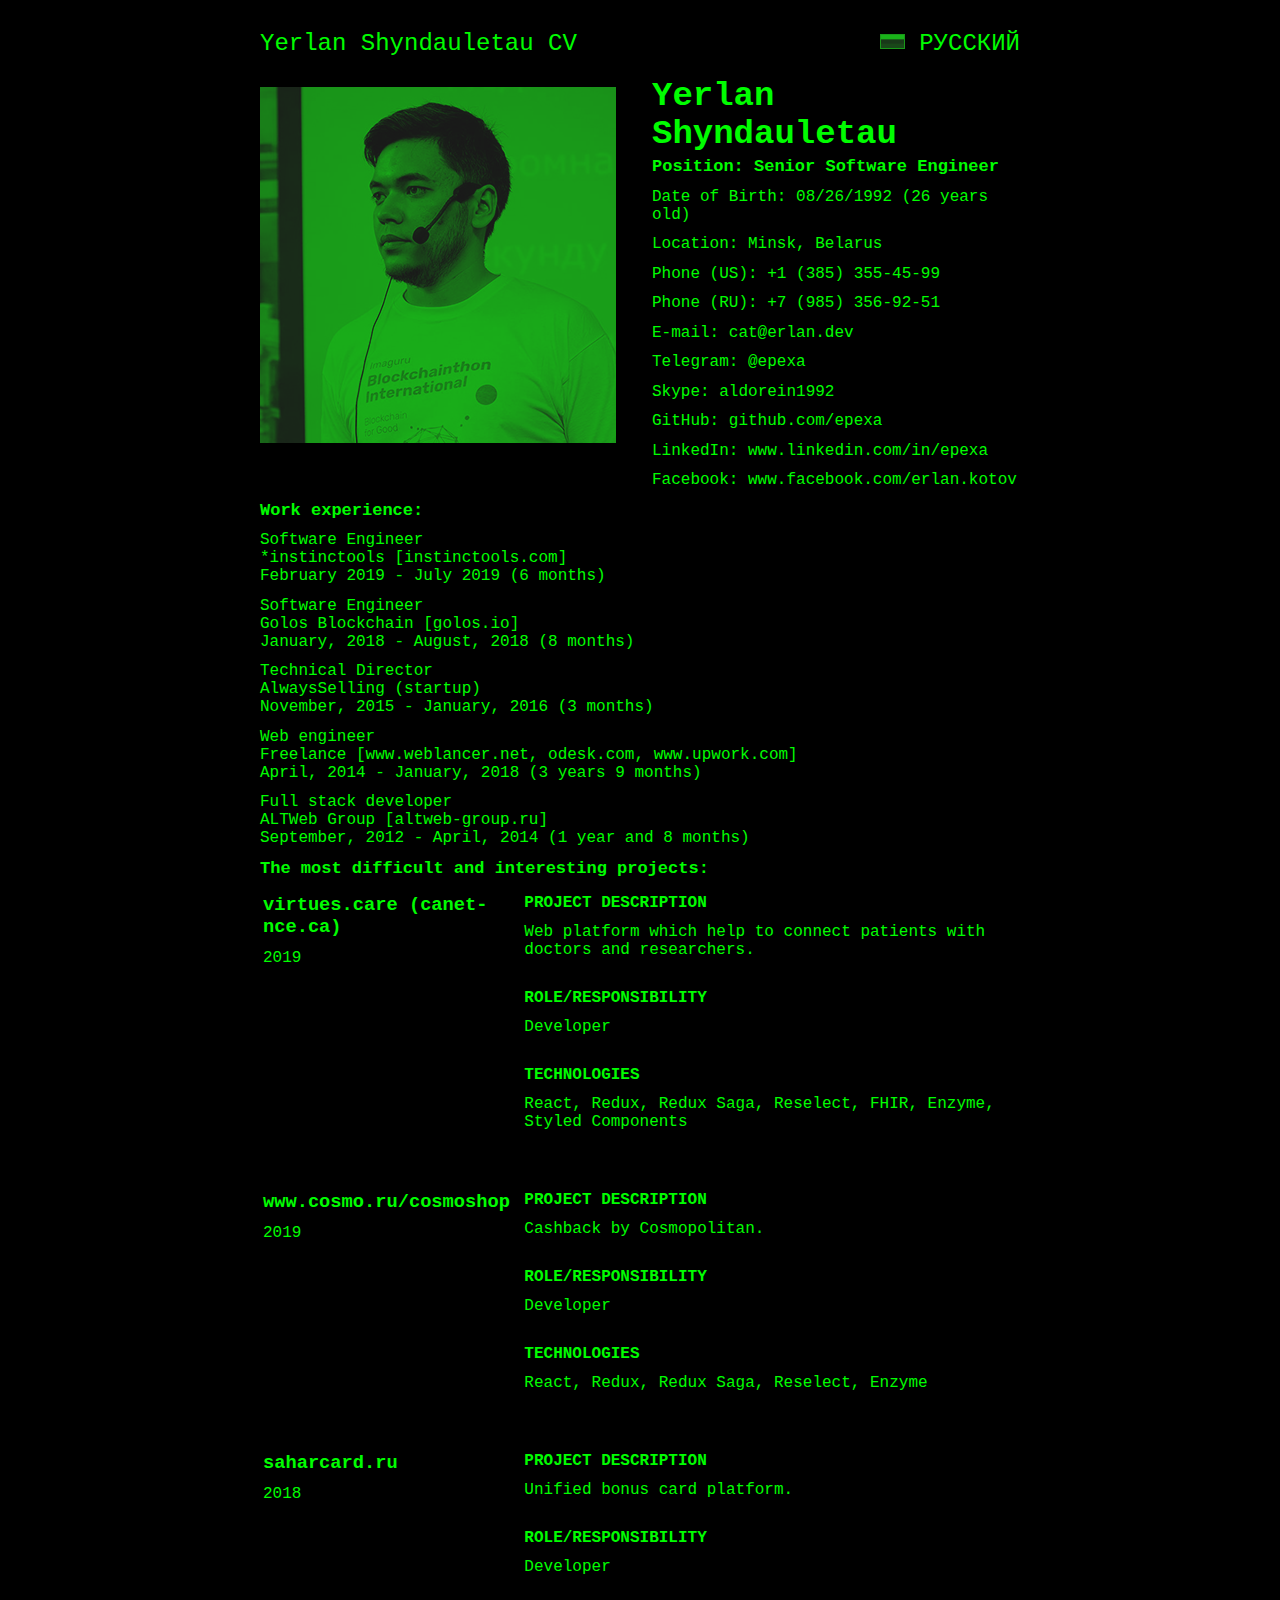
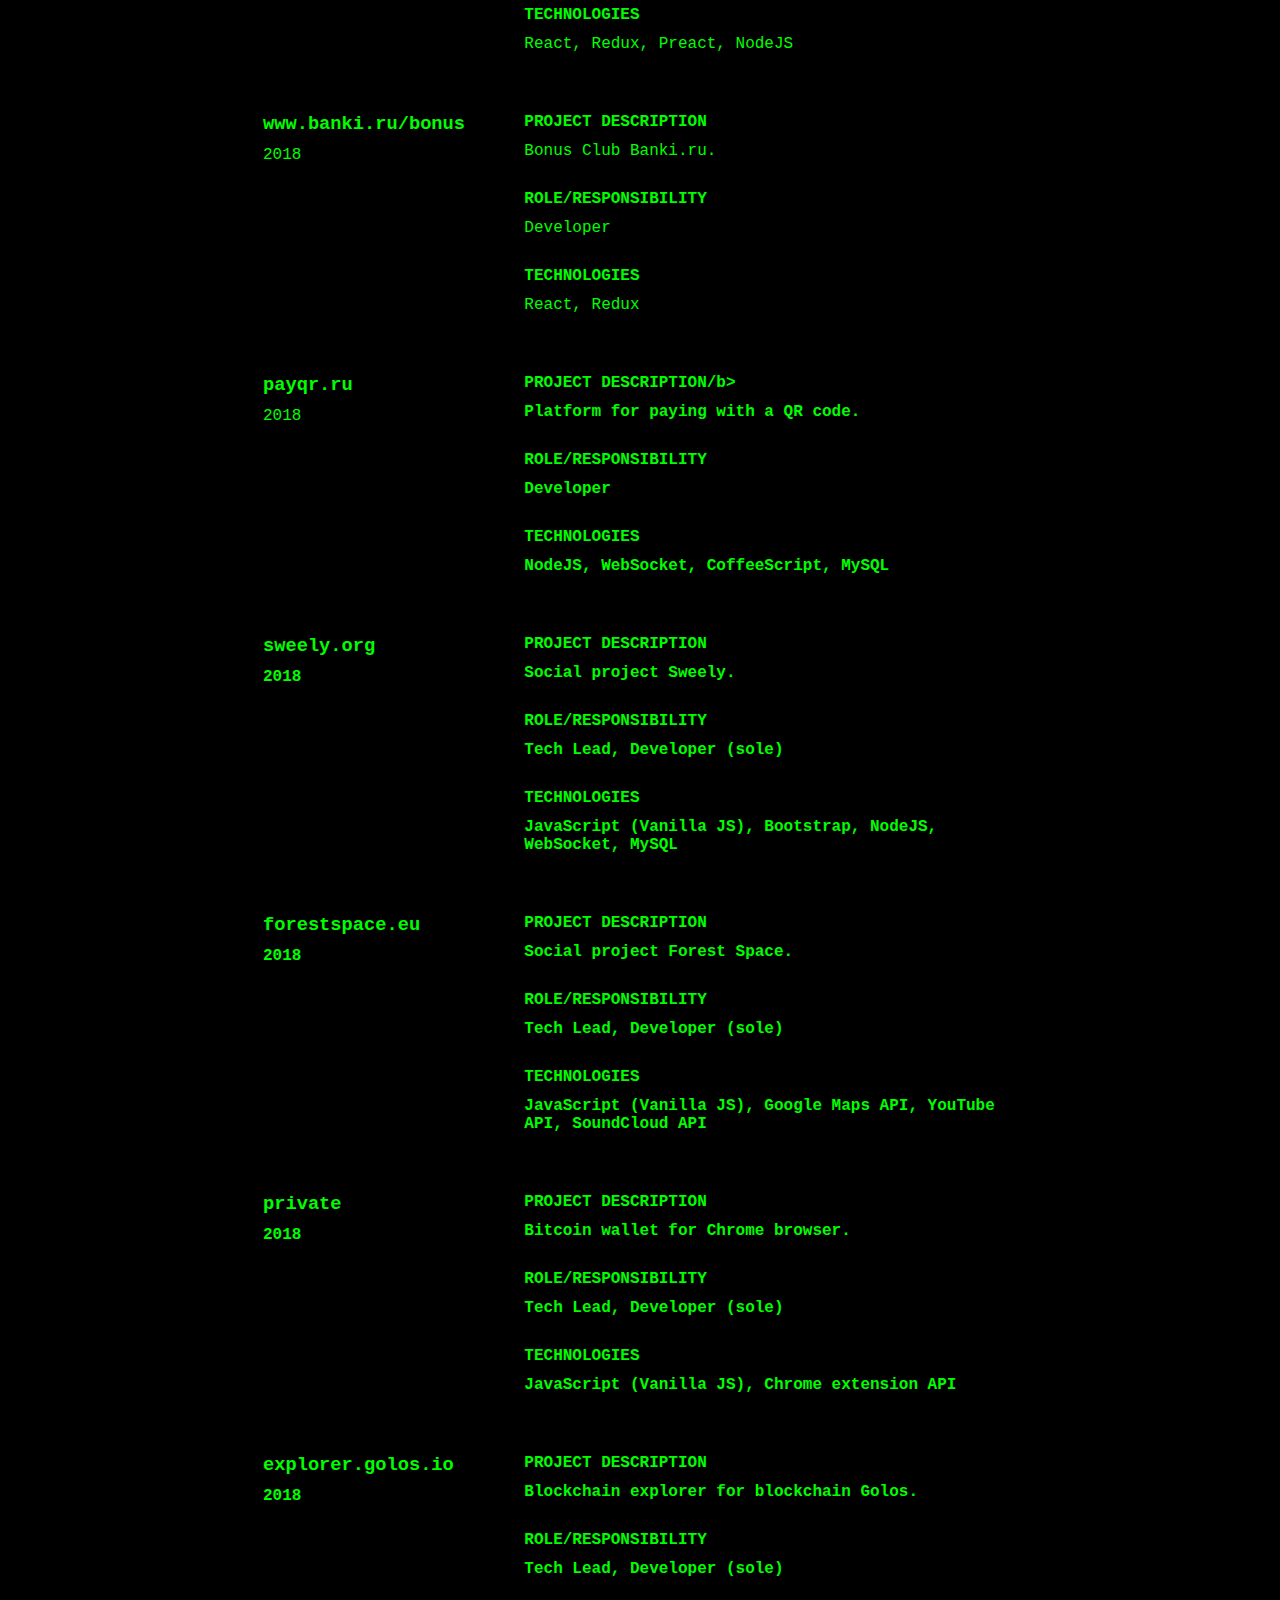
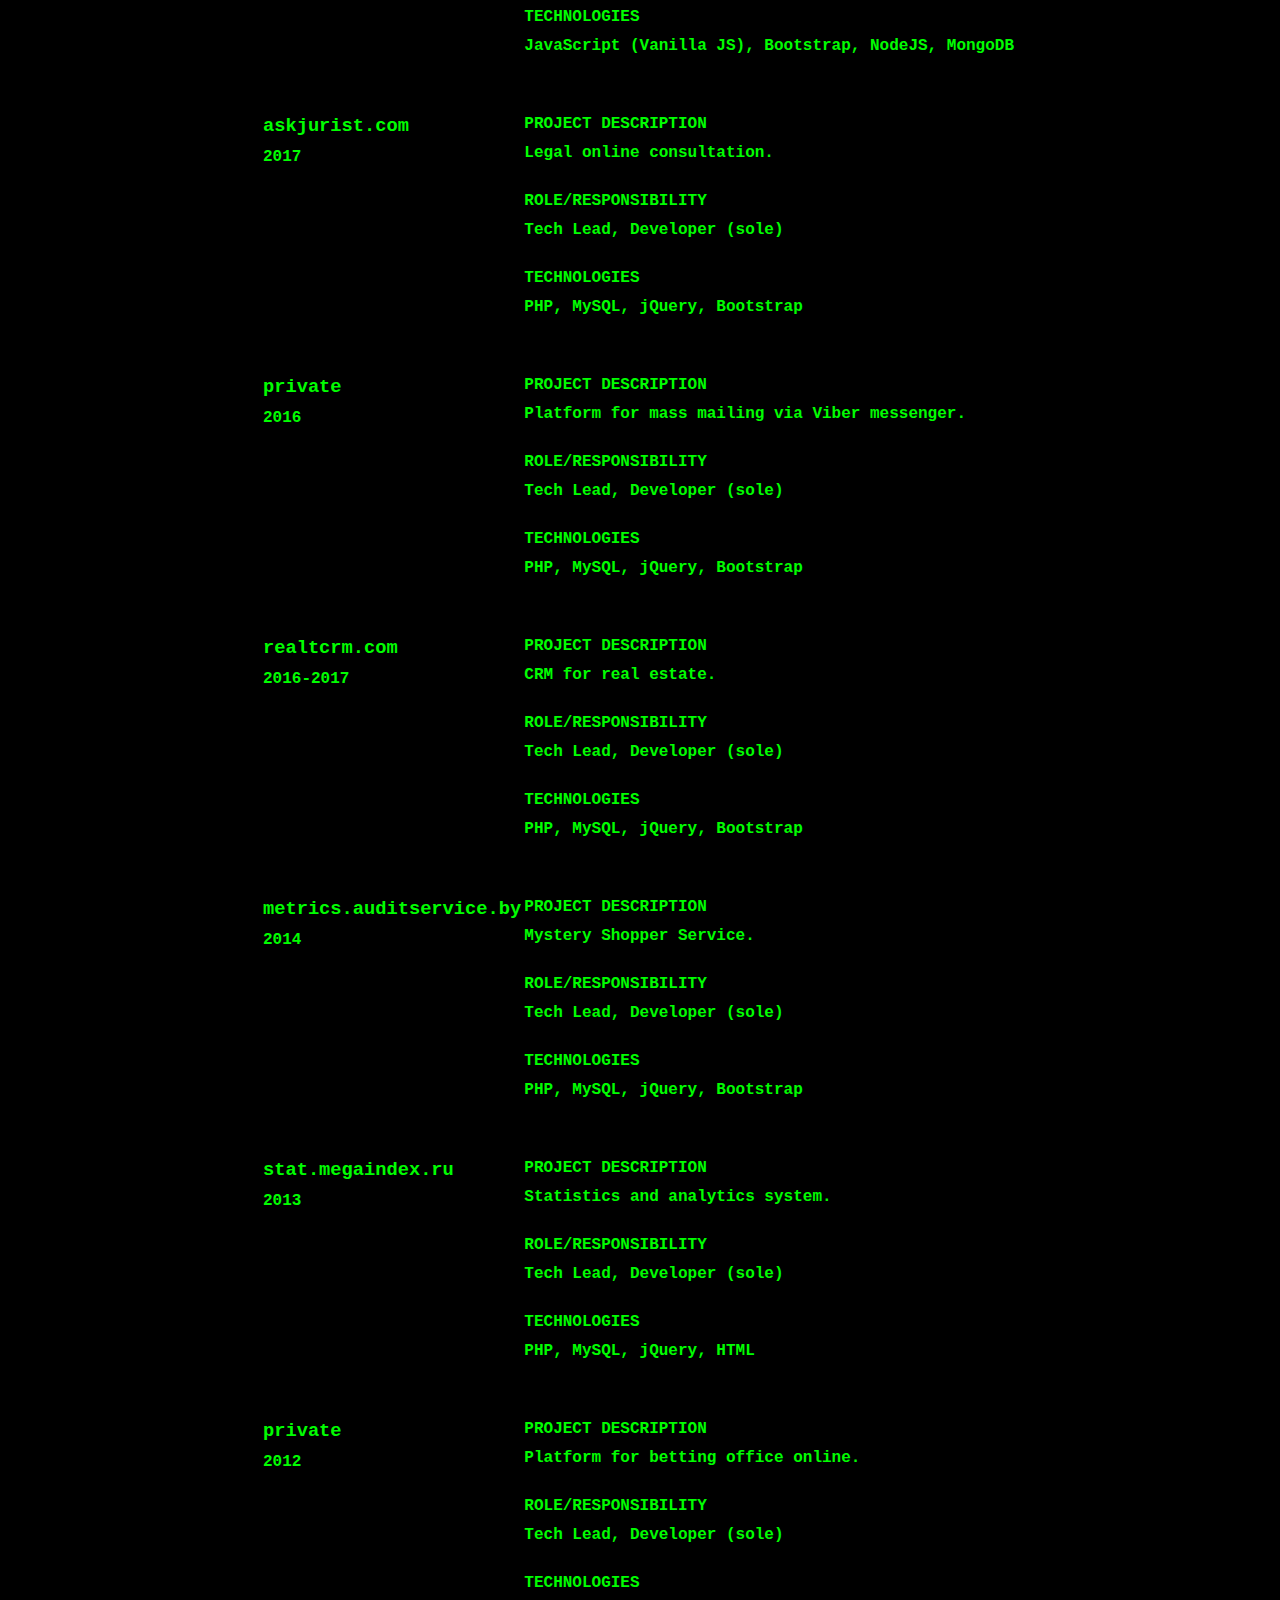
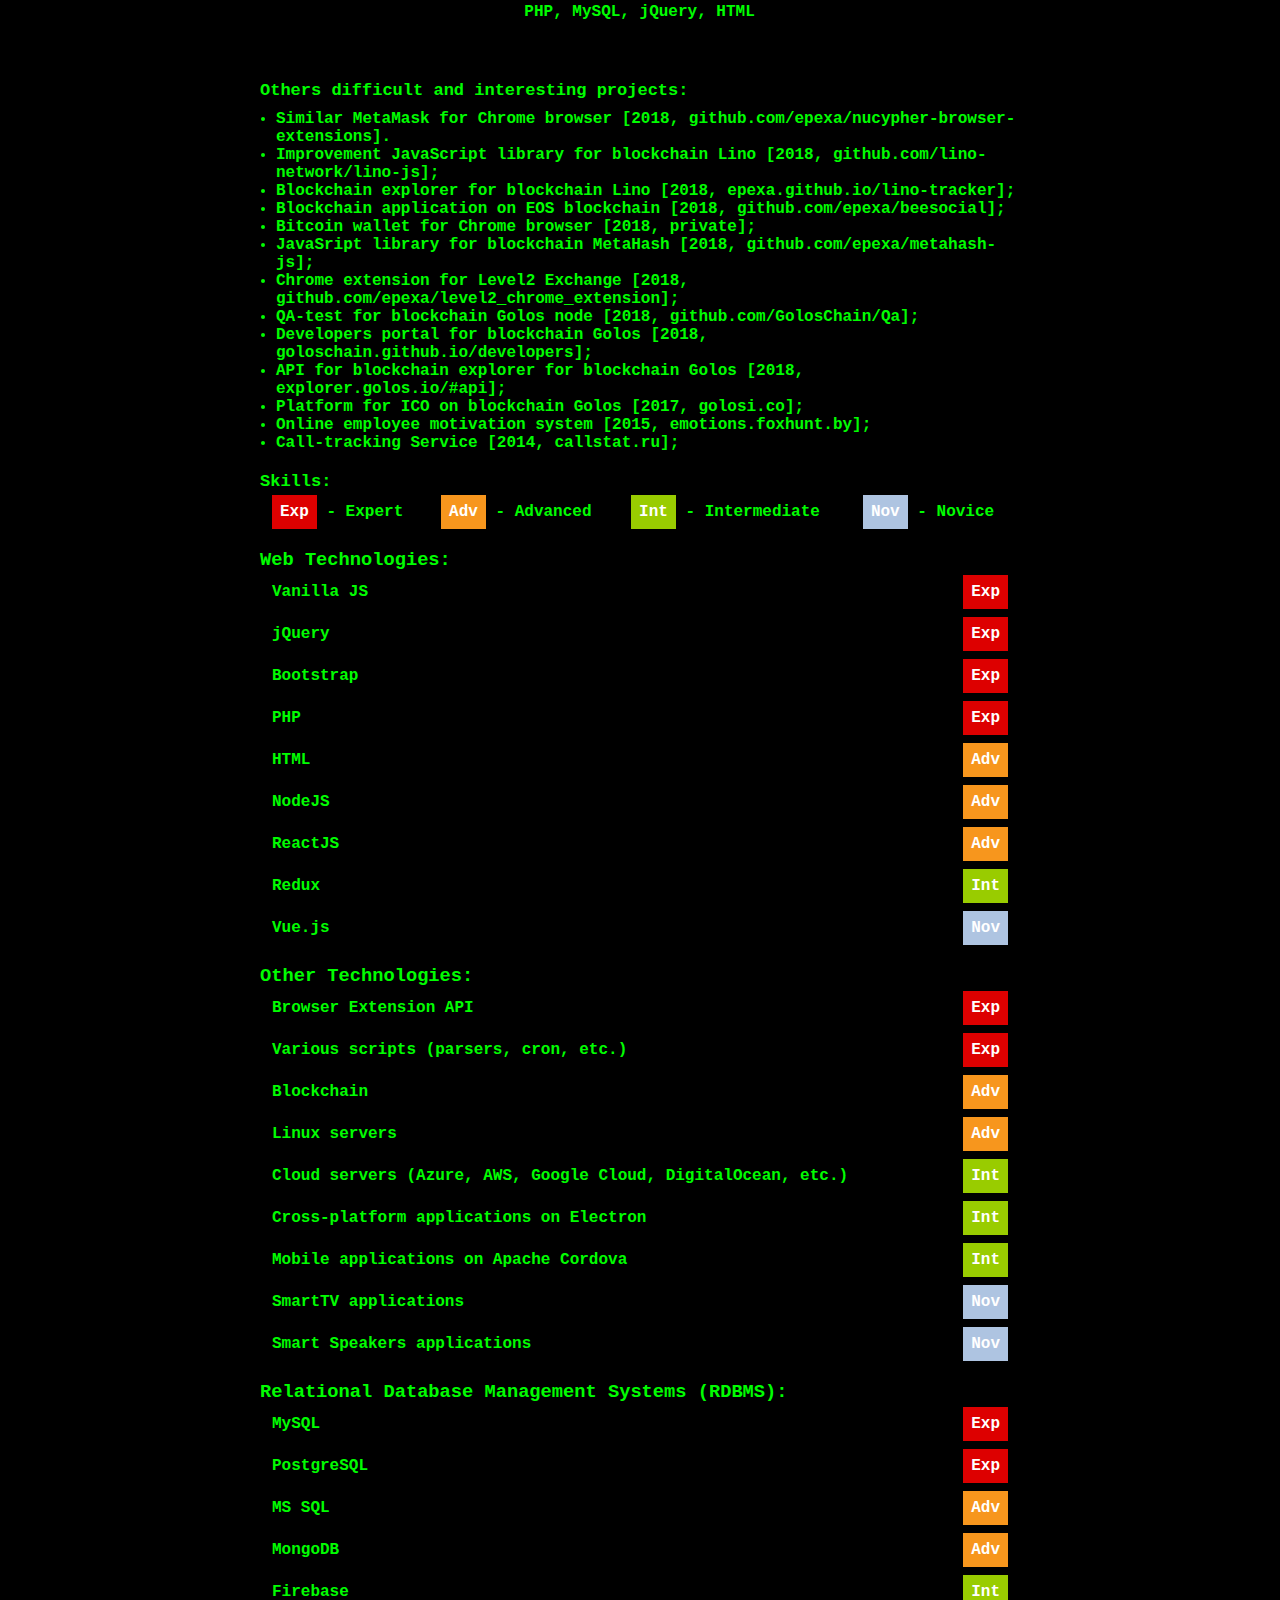
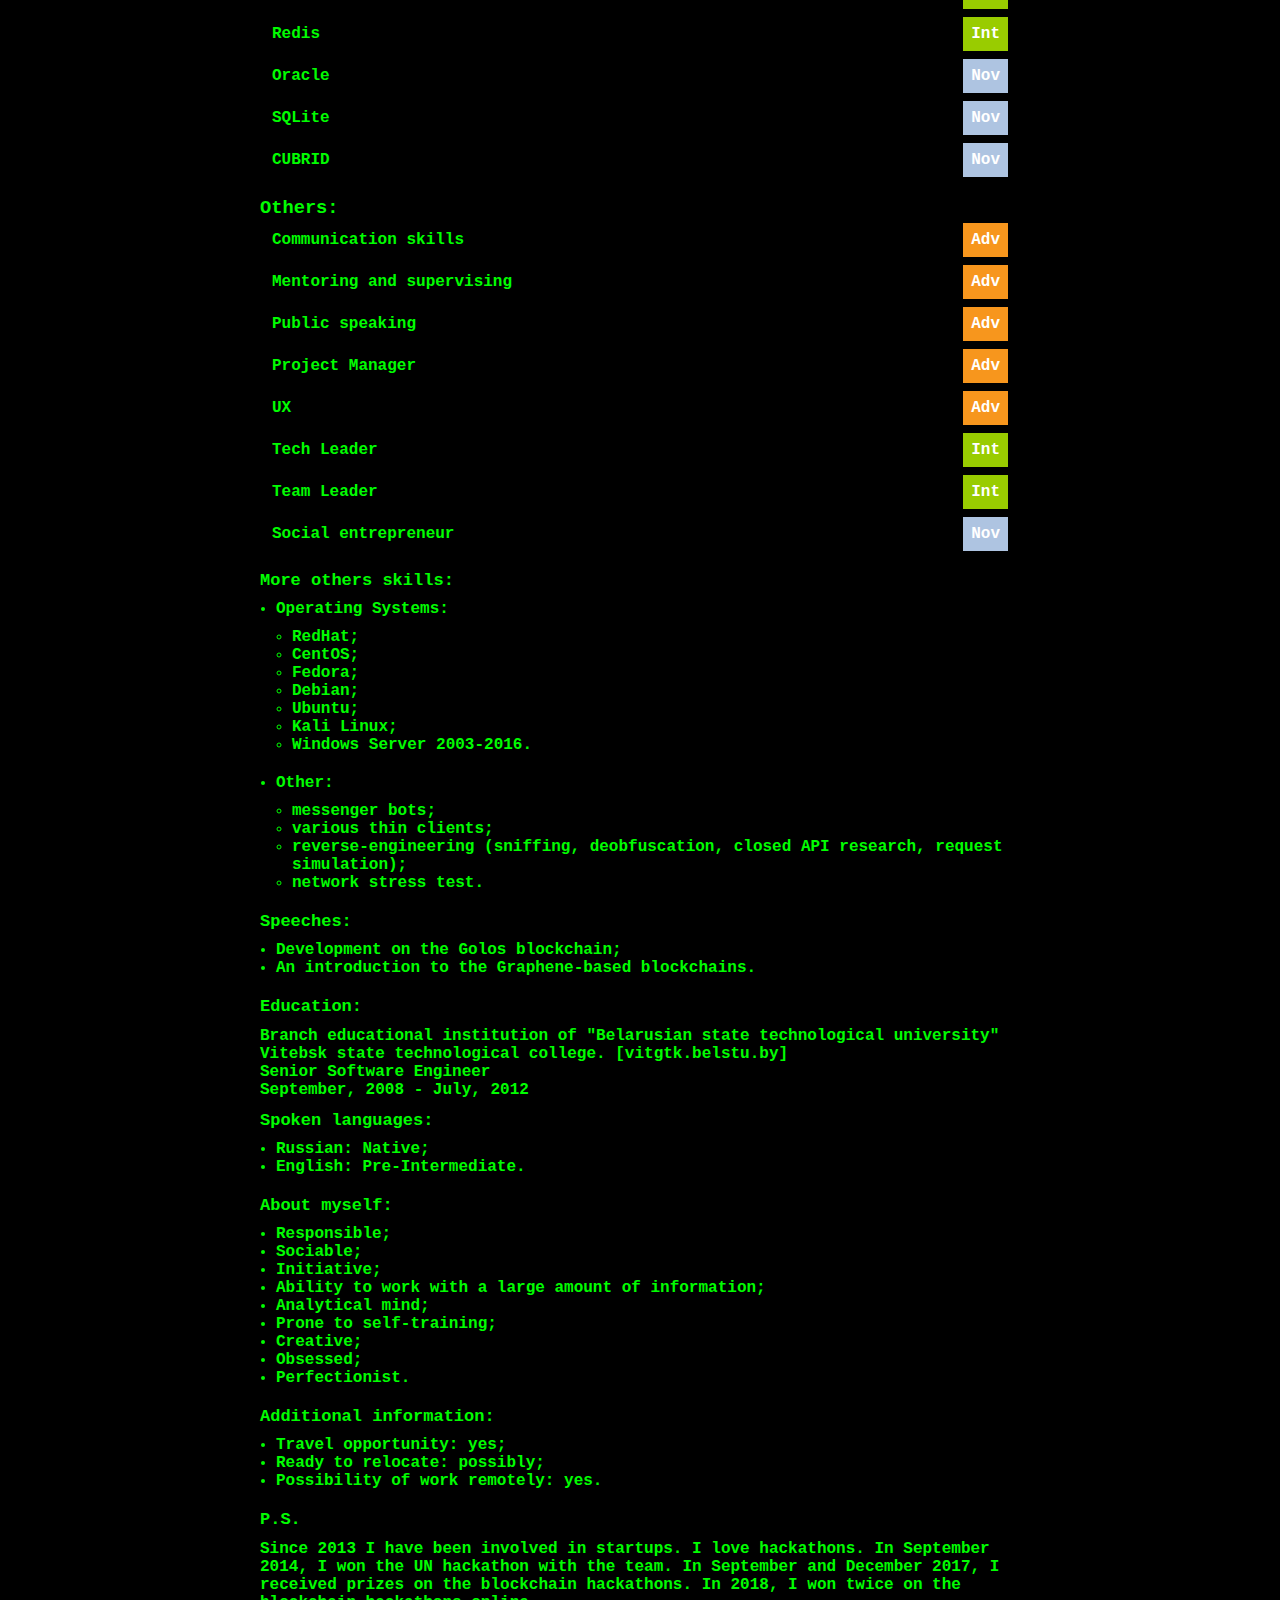
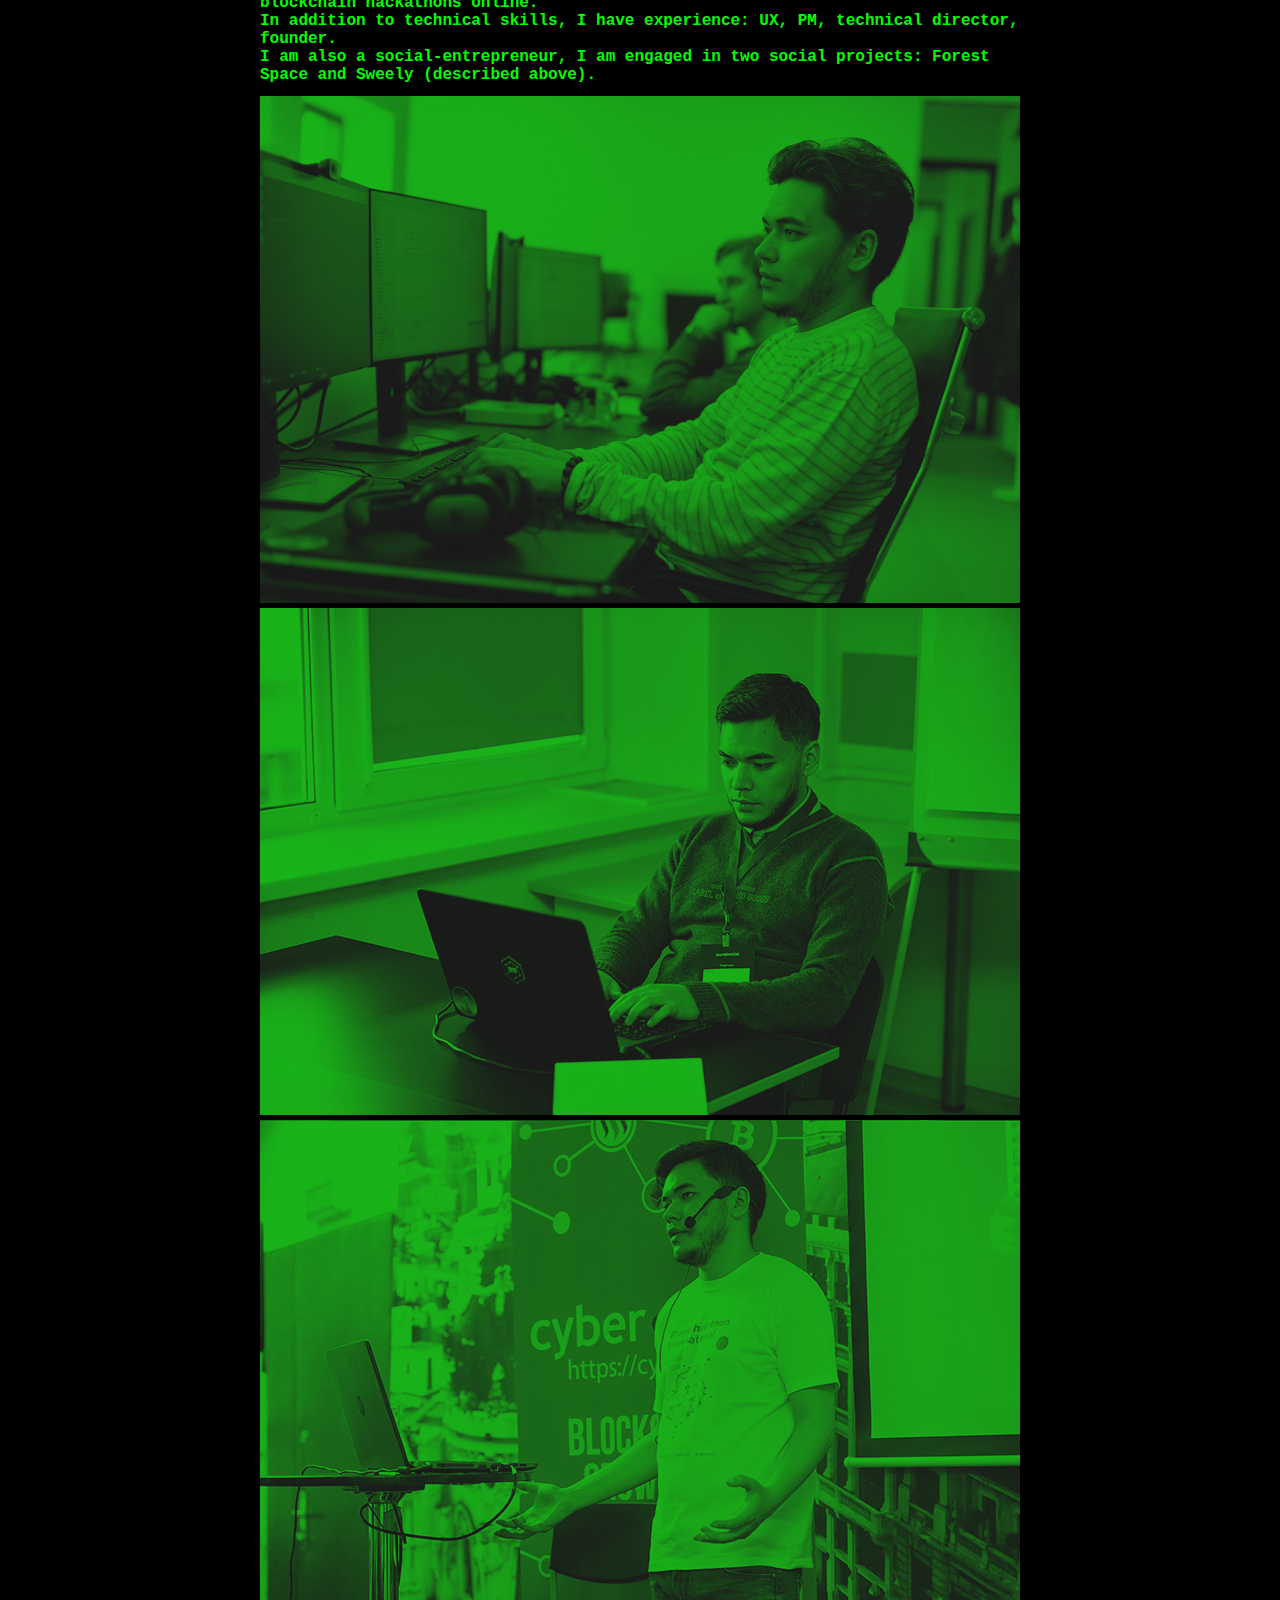
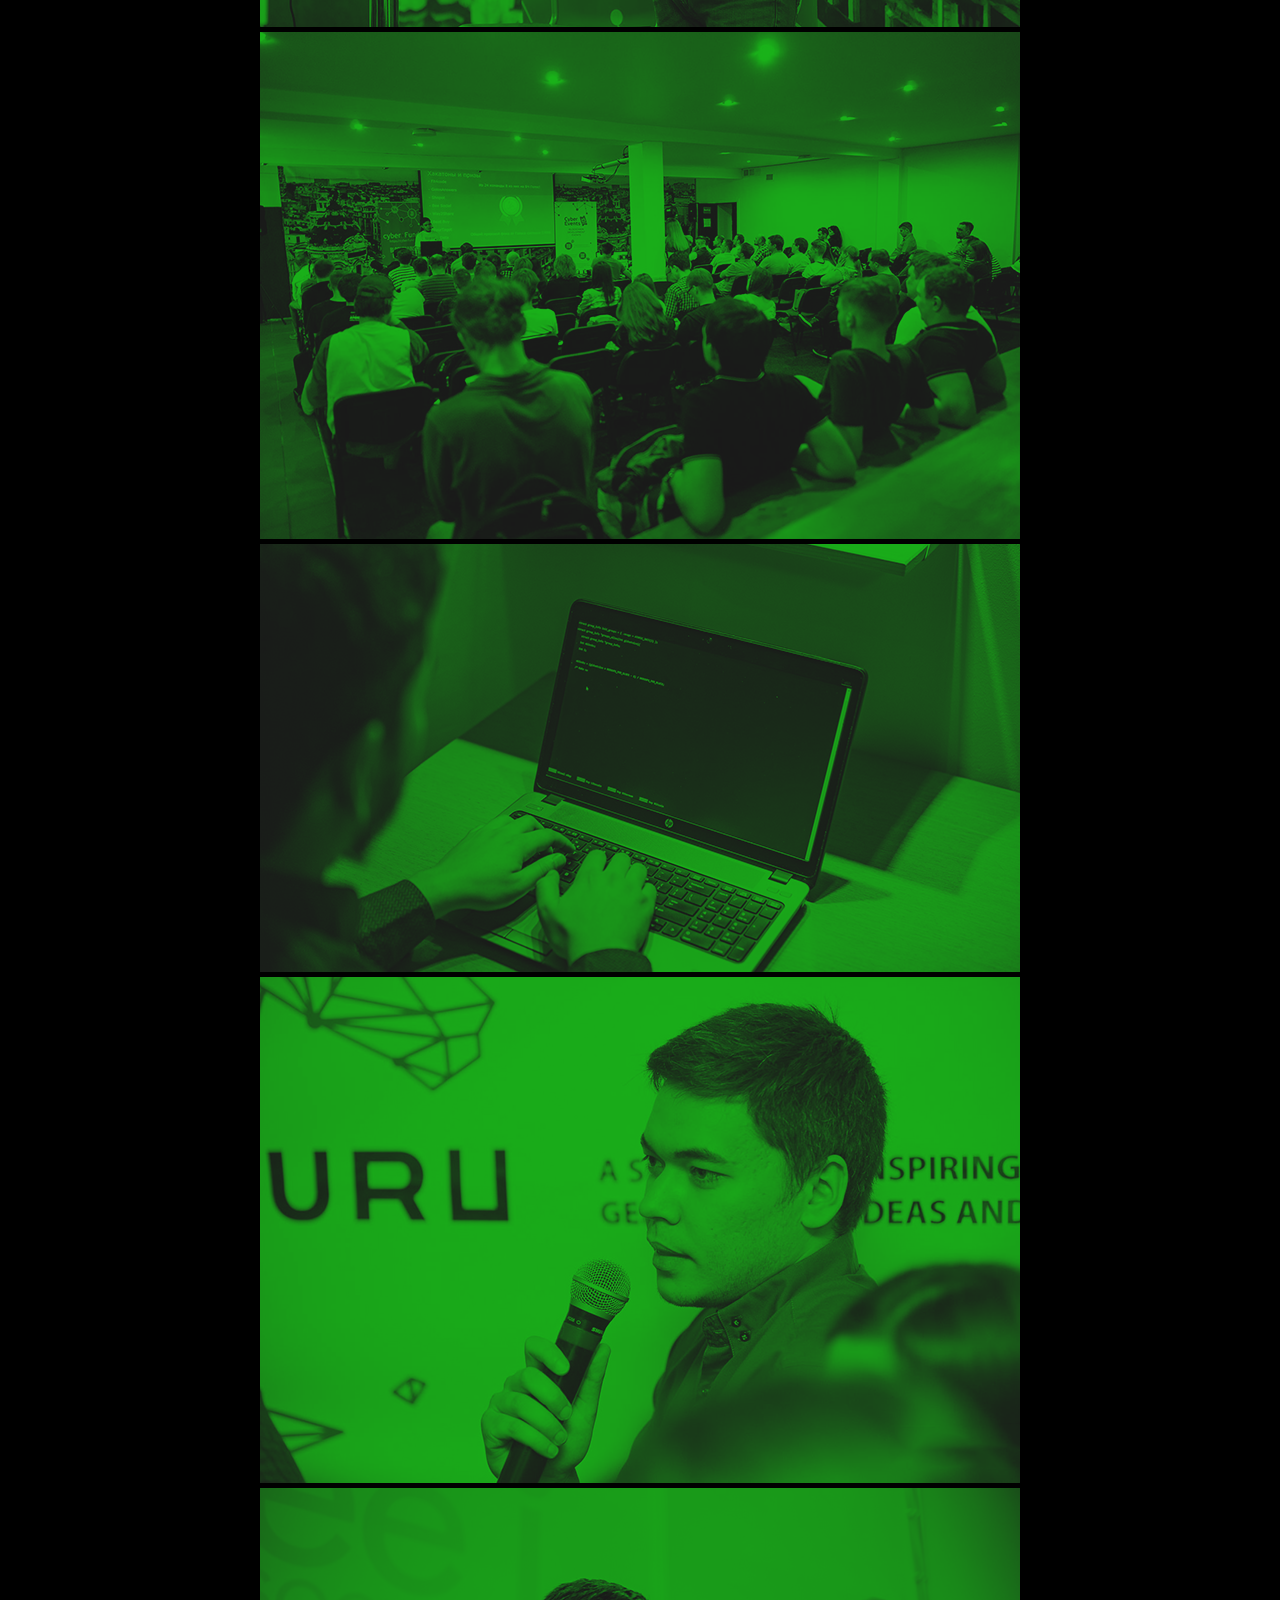
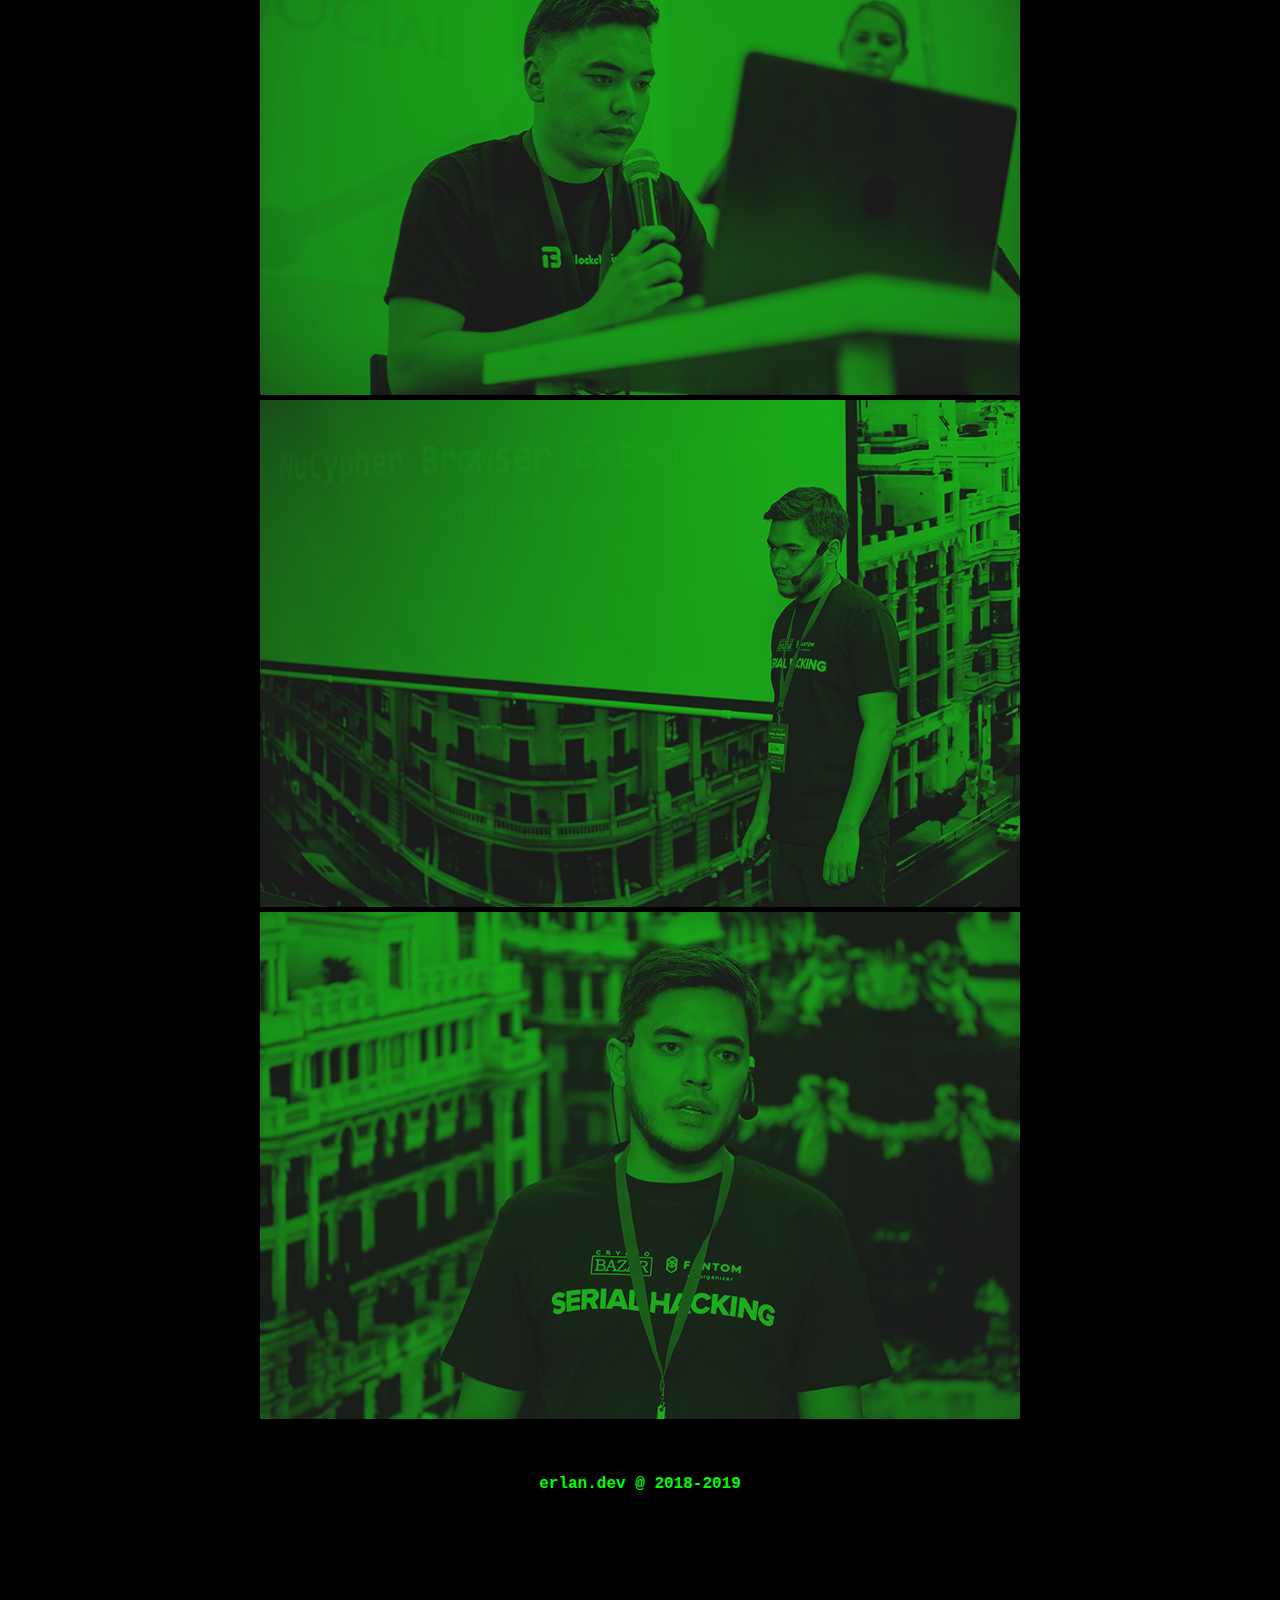
<file: cv/index.html>
<!DOCTYPE HTML>
<html lang="ru">
	<head>
		<meta charset="utf-8">
		<meta name="viewport" content="width=device-width, initial-scale = 1.0, maximum-scale = 2.0">
		<meta name="apple-mobile-web-app-capable" content="yes">
		<meta name="HandheldFriendly" content="True">
		<meta name="apple-mobile-web-app-status-bar-style" content="black">
		<title>Yerlan Shyndauletau</title>
		<link rel="stylesheet" type="text/css" href="custom.css?2">
		<!-- Yandex.Metrika counter --> <script type="text/javascript" > (function(m,e,t,r,i,k,a){m[i]=m[i]||function(){(m[i].a=m[i].a||[]).push(arguments)}; m[i].l=1*new Date();k=e.createElement(t),a=e.getElementsByTagName(t)[0],k.async=1,k.src=r,a.parentNode.insertBefore(k,a)}) (window, document, "script", "https://mc.yandex.ru/metrika/tag.js", "ym"); ym(51462194, "init", { id:51462194, clickmap:true, trackLinks:true, accurateTrackBounce:true, webvisor:true, trackHash:true }); </script> <noscript><div><img src="https://mc.yandex.ru/watch/51462194" style="position:absolute; left:-9999px;" alt="" /></div></noscript> <!-- /Yandex.Metrika counter -->
	</head>
	<body>
		<div class="container">
			<nav>
				<div class="row">
					<div class="col">
						Yerlan Shyndauletau CV
					</div>
					<div class="col">
						<a class="lang-btn" href="/cv/ru"><img src="img/flags/ru.svg"> Русский</a>
					</div>
				</div>
			</nav>
			<div class="row">
				<div class="col">
					<img id="photo" src="img/avatar.jpg">
				</div>
				<div class="col">
					<h1>Yerlan Shyndauletau</h1>
					<h2>Position: Senior Software Engineer</h2>
					<p>Date of Birth: 08/26/1992 (26 years old)</p>
					<p>Location: Minsk, Belarus</p>
					<p>Phone (US): <a href="tel:+13853554599">+1 (385) 355-45-99</a></p>
					<p>Phone (RU): <a href="tel:+79853569251">+7 (985) 356-92-51</a></p>
					<p>E-mail: <a href="mailto:cat@erlan.dev">cat@erlan.dev</a></p>
					<p>Telegram: <a target="_blank" href="https://t.me/epexa">@epexa</a></p>
					<p>Skype: <a href="skype:aldorein1992">aldorein1992</a></p>
					<p>GitHub: <a target="_blank" href="https://github.com/epexa">github.com/epexa</a></p>
					<p>LinkedIn: <a target="_blank" href="https://www.linkedin.com/in/epexa">www.linkedin.com/in/epexa</a></p>
					<p>Facebook: <a target="_blank" href="https://www.facebook.com/erlan.kotov">www.facebook.com/erlan.kotov</a></p>
				</div>
			</div>
			<div class="row">
				<div class="col">
					<h2>Work experience:</h2>
					<p>
						Software Engineer
						<br>
						*instinctools [instinctools.com]
						<br>
						February 2019 - July 2019 (6 months)
					</p>
					<p>
						Software Engineer
						<br>
						Golos Blockchain [golos.io]
						<br>
						January, 2018 - August, 2018 (8 months)
					</p>
					<p>
						Technical Director
						<br>
						AlwaysSelling (startup)
						<br>
						November, 2015 - January, 2016 (3 months)
					</p>
					<p>
						Web engineer
						<br>
						Freelance [www.weblancer.net, odesk.com, www.upwork.com]
						<br>
						April, 2014 - January, 2018 (3 years 9 months)
					</p>
					<p>
						Full stack developer
						<br>
						ALTWeb Group [altweb-group.ru]
						<br>
						September, 2012 - April, 2014 (1 year and 8 months)
					</p>
					<h2>The most difficult and interesting projects:</h2>
					<div id="projects">
						<div class="row">
							<div class="col-4">
								<h3>virtues.care (canet-nce.ca)</h3>
								<p>2019</p>
							</div>
							<div class="col-8">
								<b>PROJECT DESCRIPTION</b>
								<p>Web platform which help to connect patients with doctors and researchers.</p>
								<br>
								<b>ROLE/RESPONSIBILITY</b>
								<p>Developer</p>
								<br>
								<b>TECHNOLOGIES</b>
								<p>React, Redux, Redux Saga, Reselect, FHIR, Enzyme, Styled Components</p>
							</div>
						</div>
						<div class="row">
							<div class="col-4">
								<h3>www.cosmo.ru/cosmoshop</h3>
								<p>2019</p>
							</div>
							<div class="col-8">
								<b>PROJECT DESCRIPTION</b>
								<p>Cashback by Cosmopolitan.</p>
								<br>
								<b>ROLE/RESPONSIBILITY</b>
								<p>Developer</p>
								<br>
								<b>TECHNOLOGIES</b>
								<p>React, Redux, Redux Saga, Reselect, Enzyme</p>
							</div>
						</div>
						<div class="row">
							<div class="col-4">
								<h3>saharcard.ru</h3>
								<p>2018</p>
							</div>
							<div class="col-8">
								<b>PROJECT DESCRIPTION</b>
								<p>Unified bonus card platform.</p>
								<br>
								<b>ROLE/RESPONSIBILITY</b>
								<p>Developer</p>
								<br>
								<b>TECHNOLOGIES</b>
								<p>React, Redux, Preact, NodeJS</p>
							</div>
						</div>
						<div class="row">
							<div class="col-4">
								<h3>www.banki.ru/bonus</h3>
								<p>2018</p>
							</div>
							<div class="col-8">
								<b>PROJECT DESCRIPTION</b>
								<p>Bonus Club Banki.ru.</p>
								<br>
								<b>ROLE/RESPONSIBILITY</b>
								<p>Developer</p>
								<br>
								<b>TECHNOLOGIES</b>
								<p>React, Redux</p>
							</div>
						</div>
						<div class="row">
							<div class="col-4">
								<h3>payqr.ru</h3>
								<p>2018</p>
							</div>
							<div class="col-8">
								<b>PROJECT DESCRIPTION/b>
								<p>Platform for paying with a QR code.</p>
								<br>
								<b>ROLE/RESPONSIBILITY</b>
								<p>Developer</p>
								<br>
								<b>TECHNOLOGIES</b>
								<p>NodeJS, WebSocket, CoffeeScript, MySQL</p>
							</div>
						</div>
						<div class="row">
							<div class="col-4">
								<h3>sweely.org</h3>
								<p>2018</p>
							</div>
							<div class="col-8">
								<b>PROJECT DESCRIPTION</b>
								<p>Social project Sweely.</p>
								<br>
								<b>ROLE/RESPONSIBILITY</b>
								<p>Tech Lead, Developer (sole)</p>
								<br>
								<b>TECHNOLOGIES</b>
								<p>JavaScript (Vanilla JS), Bootstrap, NodeJS, WebSocket, MySQL</p>
							</div>
						</div>
						<div class="row">
							<div class="col-4">
								<h3>forestspace.eu</h3>
								<p>2018</p>
							</div>
							<div class="col-8">
								<b>PROJECT DESCRIPTION</b>
								<p>Social project Forest Space.</p>
								<br>
								<b>ROLE/RESPONSIBILITY</b>
								<p>Tech Lead, Developer (sole)</p>
								<br>
								<b>TECHNOLOGIES</b>
								<p>JavaScript (Vanilla JS), Google Maps API, YouTube API, SoundCloud API</p>
							</div>
						</div>
						<div class="row">
							<div class="col-4">
								<h3>private</h3>
								<p>2018</p>
							</div>
							<div class="col-8">
								<b>PROJECT DESCRIPTION</b>
								<p>Bitcoin wallet for Chrome browser.</p>
								<br>
								<b>ROLE/RESPONSIBILITY</b>
								<p>Tech Lead, Developer (sole)</p>
								<br>
								<b>TECHNOLOGIES</b>
								<p>JavaScript (Vanilla JS), Chrome extension API</p>
							</div>
						</div>
						<div class="row">
							<div class="col-4">
								<h3>explorer.golos.io</h3>
								<p>2018</p>
							</div>
							<div class="col-8">
								<b>PROJECT DESCRIPTION</b>
								<p>Blockchain explorer for blockchain Golos.</p>
								<br>
								<b>ROLE/RESPONSIBILITY</b>
								<p>Tech Lead, Developer (sole)</p>
								<br>
								<b>TECHNOLOGIES</b>
								<p>JavaScript (Vanilla JS), Bootstrap, NodeJS, MongoDB</p>
							</div>
						</div>
						<div class="row">
							<div class="col-4">
								<h3>askjurist.com</h3>
								<p>2017</p>
							</div>
							<div class="col-8">
								<b>PROJECT DESCRIPTION</b>
								<p>Legal online consultation.</p>
								<br>
								<b>ROLE/RESPONSIBILITY</b>
								<p>Tech Lead, Developer (sole)</p>
								<br>
								<b>TECHNOLOGIES</b>
								<p>PHP, MySQL, jQuery, Bootstrap</p>
							</div>
						</div>
						<div class="row">
							<div class="col-4">
								<h3>private</h3>
								<p>2016</p>
							</div>
							<div class="col-8">
								<b>PROJECT DESCRIPTION</b>
								<p>Platform for mass mailing via Viber messenger.</p>
								<br>
								<b>ROLE/RESPONSIBILITY</b>
								<p>Tech Lead, Developer (sole)</p>
								<br>
								<b>TECHNOLOGIES</b>
								<p>PHP, MySQL, jQuery, Bootstrap</p>
							</div>
						</div>
						<div class="row">
							<div class="col-4">
								<h3>realtcrm.com</h3>
								<p>2016-2017</p>
							</div>
							<div class="col-8">
								<b>PROJECT DESCRIPTION</b>
								<p>CRM for real estate.</p>
								<br>
								<b>ROLE/RESPONSIBILITY</b>
								<p>Tech Lead, Developer (sole)</p>
								<br>
								<b>TECHNOLOGIES</b>
								<p>PHP, MySQL, jQuery, Bootstrap</p>
							</div>
						</div>
						<div class="row">
							<div class="col-4">
								<h3>metrics.auditservice.by</h3>
								<p>2014</p>
							</div>
							<div class="col-8">
								<b>PROJECT DESCRIPTION</b>
								<p>Mystery Shopper Service.</p>
								<br>
								<b>ROLE/RESPONSIBILITY</b>
								<p>Tech Lead, Developer (sole)</p>
								<br>
								<b>TECHNOLOGIES</b>
								<p>PHP, MySQL, jQuery, Bootstrap</p>
							</div>
						</div>
						<div class="row">
							<div class="col-4">
								<h3>stat.megaindex.ru</h3>
								<p>2013</p>
							</div>
							<div class="col-8">
								<b>PROJECT DESCRIPTION</b>
								<p>Statistics and analytics system.</p>
								<br>
								<b>ROLE/RESPONSIBILITY</b>
								<p>Tech Lead, Developer (sole)</p>
								<br>
								<b>TECHNOLOGIES</b>
								<p>PHP, MySQL, jQuery, HTML</p>
							</div>
						</div>
						<div class="row">
							<div class="col-4">
								<h3>private</h3>
								<p>2012</p>
							</div>
							<div class="col-8">
								<b>PROJECT DESCRIPTION</b>
								<p>Platform for betting office online.</p>
								<br>
								<b>ROLE/RESPONSIBILITY</b>
								<p>Tech Lead, Developer (sole)</p>
								<br>
								<b>TECHNOLOGIES</b>
								<p>PHP, MySQL, jQuery, HTML</p>
							</div>
						</div>
					</div>
					<h2>Others difficult and interesting projects:</h2>
					<ul>
						<li>Similar MetaMask for Chrome browser [2018, github.com/epexa/nucypher-browser-extensions].</li>
						<li>Improvement JavaScript library for blockchain Lino [2018, github.com/lino-network/lino-js];</li>
						<li>Blockchain explorer for blockchain Lino [2018, epexa.github.io/lino-tracker];</li>
						<li>Blockchain application on EOS blockchain [2018, github.com/epexa/beesocial];</li>
						<li>Bitcoin wallet for Chrome browser [2018, private];</li>
						<li>JavaSript library for blockchain MetaHash [2018, github.com/epexa/metahash-js];</li>
						<li>Chrome extension for Level2 Exchange [2018, github.com/epexa/level2_chrome_extension];</li>
						<li>QA-test for blockchain Golos node [2018, github.com/GolosChain/Qa];</li>
						<li>Developers portal for blockchain Golos [2018, goloschain.github.io/developers];</li>
						<li>API for blockchain explorer for blockchain Golos [2018, explorer.golos.io/#api];</li>
						<li>Platform for ICO on blockchain Golos [2017, golosi.co];</li>
						<li>Online employee motivation system [2015, emotions.foxhunt.by];</li>
						<li>Call-tracking Service [2014, callstat.ru];</li>
					</ul>
					<h2>Skills:</h2>
					<table id="skills-labels">
						<tbody>
							<tr>
								<td><span class="exp">Exp</span> - Expert</td>
								<td><span class="adv">Adv</span> - Advanced</td>
								<td><span class="int">Int</span> - Intermediate</td>
								<td><span class="nov">Nov</span> - Novice</td>
							</tr>
						</tbody>
					</table>
					<h3>Web Technologies:</h3>
					<table>
						<tbody>
							<tr>
								<td>Vanilla JS</td>
								<td><span class="exp">Exp</span></td>
							</tr>
							<tr>
								<td>jQuery</td>
								<td><span class="exp">Exp</span></td>
							</tr>
							<tr>
								<td>Bootstrap</td>
								<td><span class="exp">Exp</span></td>
							</tr>
							<tr>
								<td>PHP</td>
								<td><span class="exp">Exp</span></td>
							</tr>
							<tr>
								<td>HTML</td>
								<td><span class="adv">Adv</span></td>
							</tr>
							<tr>
								<td>NodeJS</td>
								<td><span class="adv">Adv</span></td>
							</tr>
							<tr>
								<td>ReactJS</td>
								<td><span class="adv">Adv</span></td>
							</tr>
							<tr>
								<td>Redux</td>
								<td><span class="int">Int</span></td>
							</tr>
							<tr>
								<td>Vue.js</td>
								<td><span class="nov">Nov</span></td>
							</tr>
						</tbody>
					</table>
					<h3>Other Technologies:</h3>
					<table>
						<tbody>
							<tr>
								<td>Browser Extension API</td>
								<td><span class="exp">Exp</span></td>
							</tr>
							<tr>
								<td>Various scripts (parsers, cron, etc.)</td>
								<td><span class="exp">Exp</span></td>
							</tr>
							<tr>
								<td>Blockchain</td>
								<td><span class="adv">Adv</span></td>
							</tr>
							<tr>
								<td>Linux servers</td>
								<td><span class="adv">Adv</span></td>
							</tr>
							<tr>
								<td>Cloud servers (Azure, AWS, Google Cloud, DigitalOcean, etc.)</td>
								<td><span class="int">Int</span></td>
							</tr>
							<tr>
								<td>Cross-platform applications on Electron</td>
								<td><span class="int">Int</span></td>
							</tr>
							<tr>
								<td>Mobile applications on Apache Cordova</td>
								<td><span class="int">Int</span></td>
							</tr>
							<tr>
								<td>SmartTV applications</td>
								<td><span class="nov">Nov</span></td>
							</tr>
							<tr>
								<td>Smart Speakers applications</td>
								<td><span class="nov">Nov</span></td>
							</tr>
						</tbody>
					</table>
					<h3>Relational Database Management Systems (RDBMS):</h3>
					<table>
						<tbody>
							<tr>
								<td>MySQL</td>
								<td><span class="exp">Exp</span></td>
							</tr>
							<tr>
								<td>PostgreSQL</td>
								<td><span class="exp">Exp</span></td>
							</tr>
							<tr>
								<td>MS SQL</td>
								<td><span class="adv">Adv</span></td>
							</tr>
							<tr>
								<td>MongoDB</td>
								<td><span class="adv">Adv</span></td>
							</tr>
							<tr>
								<td>Firebase</td>
								<td><span class="int">Int</span></td>
							</tr>
							<tr>
								<td>Redis</td>
								<td><span class="int">Int</span></td>
							</tr>
							<tr>
								<td>Oracle</td>
								<td><span class="nov">Nov</span></td>
							</tr>
							<tr>
								<td>SQLite</td>
								<td><span class="nov">Nov</span></td>
							</tr>
							<tr>
								<td>CUBRID</td>
								<td><span class="nov">Nov</span></td>
							</tr>
						</tbody>
					</table>
					<h3>Others:</h3>
					<table>
						<tbody>
							<tr>
								<td>Communication skills</td>
								<td><span class="adv">Adv</span></td>
							</tr>
							<tr>
								<td>Mentoring and supervising</td>
								<td><span class="adv">Adv</span></td>
							</tr>
							<tr>
								<td>Public speaking</td>
								<td><span class="adv">Adv</span></td>
							</tr>
							<tr>
								<td>Project Manager</td>
								<td><span class="adv">Adv</span></td>
							</tr>
							<tr>
								<td>UX</td>
								<td><span class="adv">Adv</span></td>
							</tr>
							<tr>
								<td>Tech Leader</td>
								<td><span class="int">Int</span></td>
							</tr>
							<tr>
								<td>Team Leader</td>
								<td><span class="int">Int</span></td>
							</tr>
							<tr>
								<td>Social entrepreneur</td>
								<td><span class="nov">Nov</span></td>
							</tr>
						</tbody>
					</table>
					<h2>More others skills:</h2>
					<ul>
						<li>
							Operating Systems:
							<ul>
								<li>RedHat;</li>
								<li>CentOS;</li>
								<li>Fedora;</li>
								<li>Debian;</li>
								<li>Ubuntu;</li>
								<li>Kali Linux;</li>
								<li>Windows Server 2003-2016.</li>
							</ul>
						</li>
						<li>
							Other:
							<ul>
								<li>messenger bots;</li>
								<li>various thin clients;</li>
								<li>reverse-engineering (sniffing, deobfuscation, closed API research, request simulation);</li>
								<li>network stress test.</li>
							</ul>
						</li>
					</ul>
					<h2>Speeches:</h2>
					<ul>
						<li><a target="_blank" href="https://www.youtube.com/watch?v=om-MwCbBBhw">Development on the Golos blockchain;</a></li>
						<li><a target="_blank" href="https://www.youtube.com/watch?v=YK7wG6BbMEA">An introduction to the Graphene-based blockchains.</a></li>
					</ul>
					<h2>Education:</h2>
					<p>
						Branch educational institution of "Belarusian state technological university" Vitebsk state technological college.  [vitgtk.belstu.by]
						<br>
						Senior Software Engineer
						<br>
						September, 2008 - July, 2012
					</p>
					<h2>Spoken languages:</h2>
					<ul>
						<li>Russian: Native;</li>
						<li>English: Pre-Intermediate.</li>
					</ul>
					<h2>About myself:</h2>
					<ul>
						<li>Responsible;</li>
						<li>Sociable;</li>
						<li>Initiative;</li>
						<li>Ability to work with a large amount of information;</li>
						<li>Analytical mind;</li>
						<li>Prone to self-training;</li>
						<li>Creative;</li>
						<li>Obsessed;</li>
						<li>Perfectionist.</li>
					</ul>
					<h2>Additional information:</h2>
					<ul>
						<li>Travel opportunity: yes;</li>
						<li>Ready to relocate: possibly;</li>
						<li>Possibility of work remotely: yes.</li>
					</ul>
					<h2>P.S.</h2>
					<p>
						Since 2013 I have been involved in startups. I love hackathons. In September 2014, I won the UN hackathon with the team. In September and December 2017, I received prizes on the blockchain hackathons. In 2018, I won  twice on the blockchain hackathons online.
						<br>
						In addition to technical skills, I have experience: UX, PM, technical director, founder.
						<br>
						I am also a social-entrepreneur, I am engaged in two social projects: Forest Space and Sweely (described above).
					</p>
					<img src="img/photo9.jpg">
					<img src="img/photo.jpg">
					<img src="img/photo2.jpg">
					<img src="img/photo3.jpg">
					<img src="img/photo4.jpg">
					<img src="img/photo5.jpg">
					<img src="img/photo6.jpg">
					<img src="img/photo7.jpg">
					<img src="img/photo8.jpg">
				</div>
			</div>
		</div>
		<footer class="footer">
			<a href="https://github.com/epexa/erlan.dev">erlan.dev</a> @ 2018-2019
		</footer>
	</body>
</html>
</file>
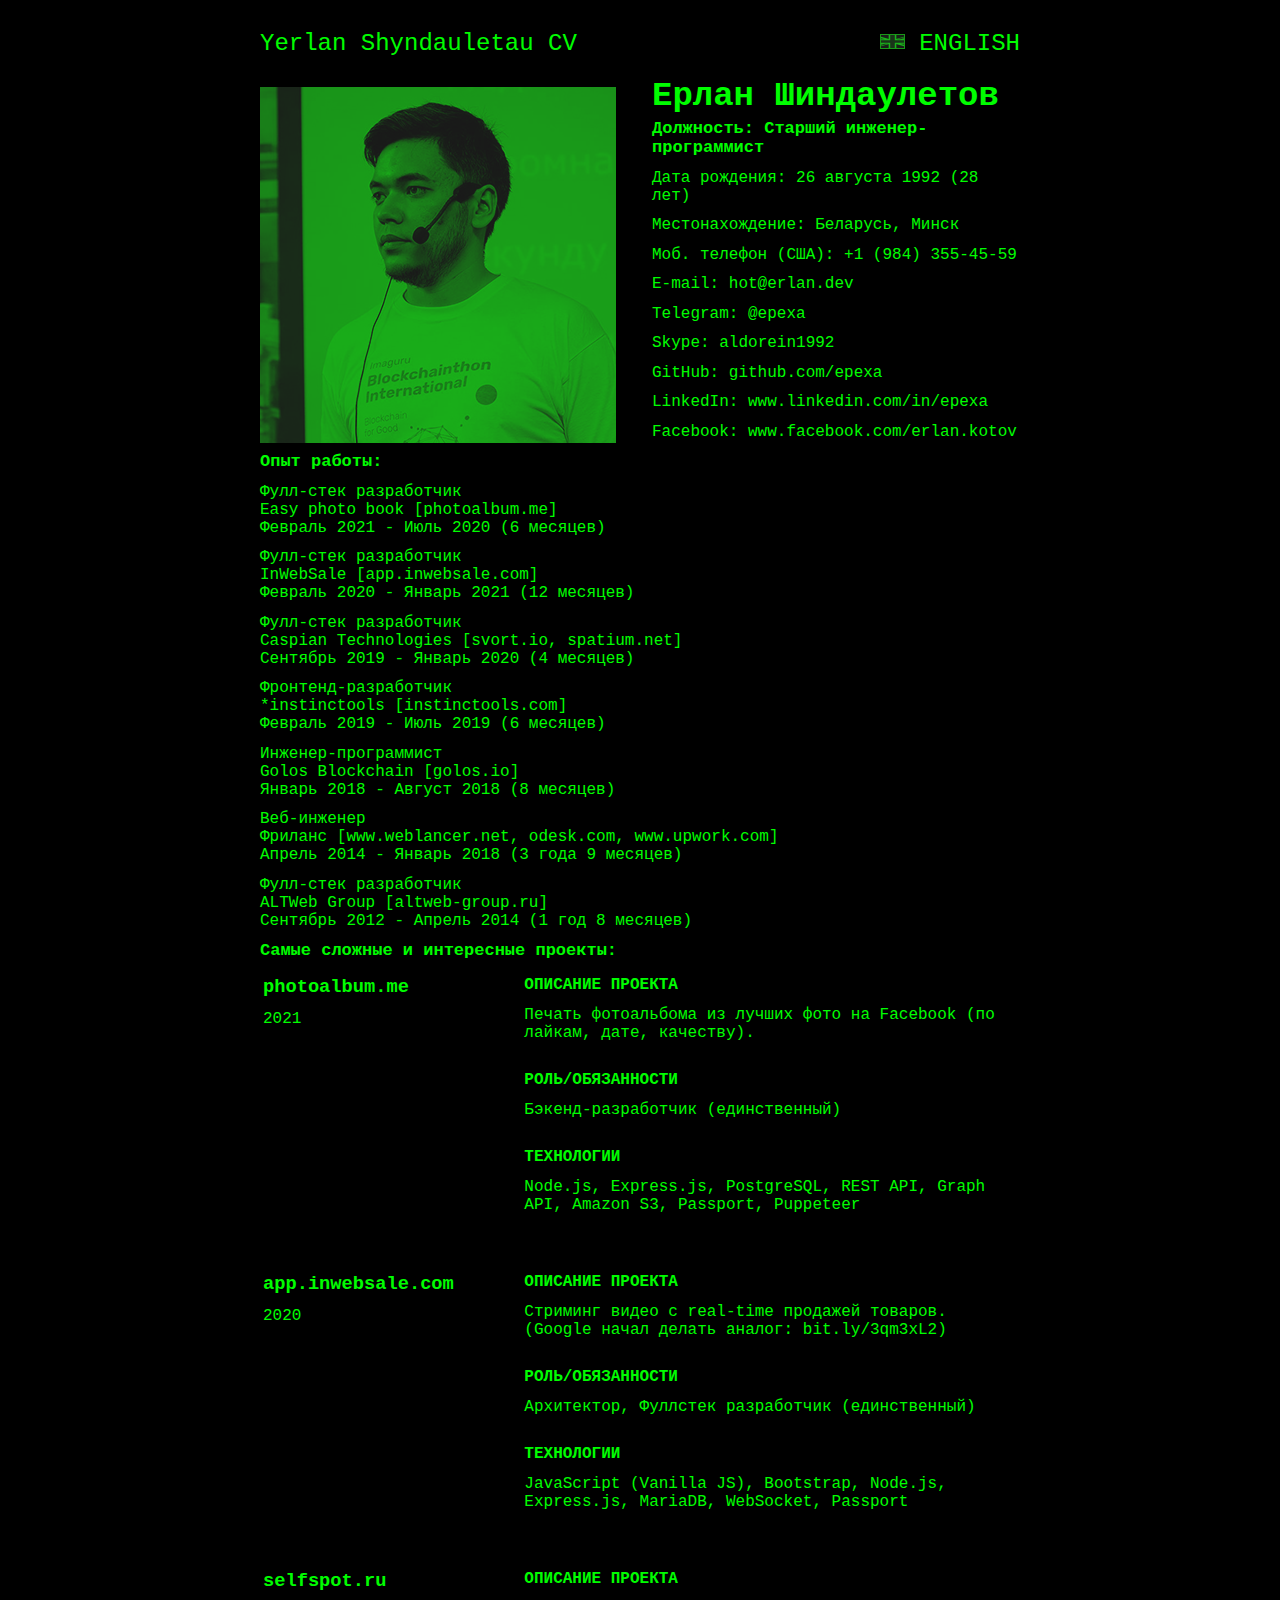
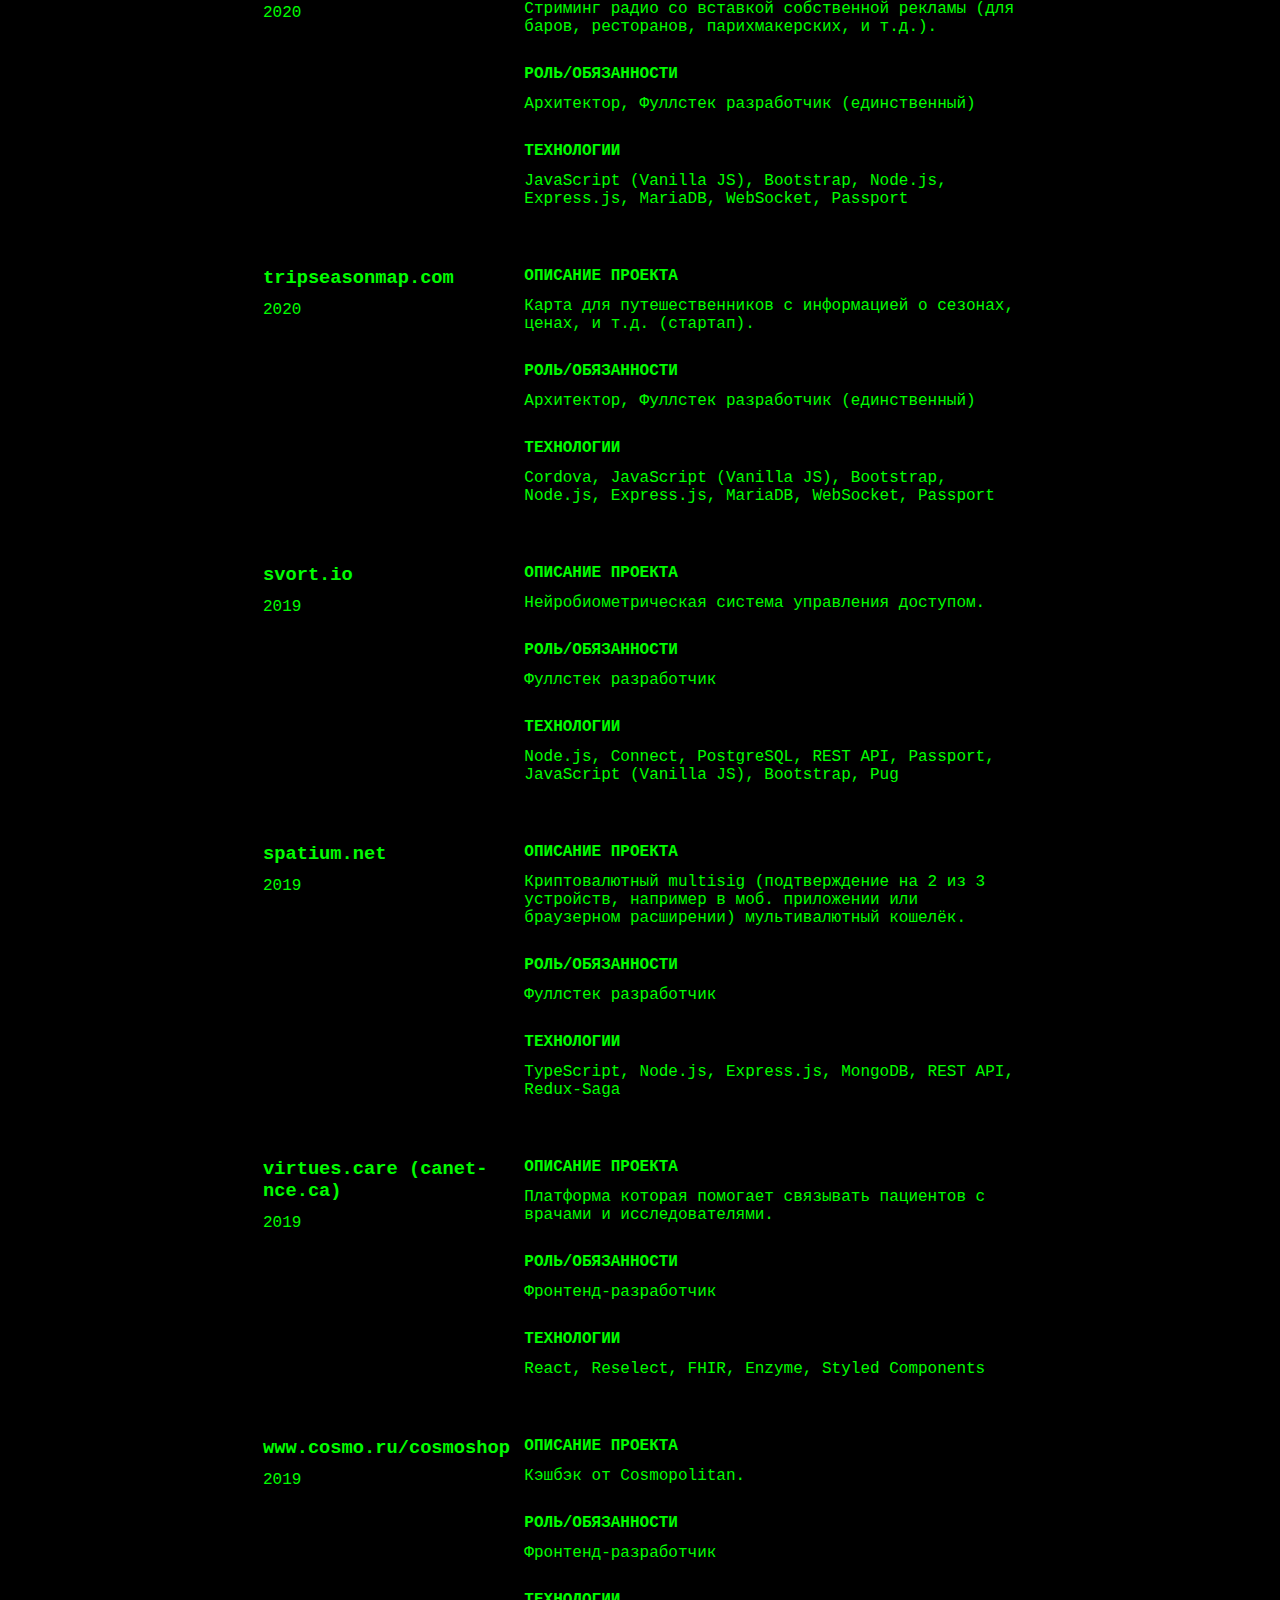
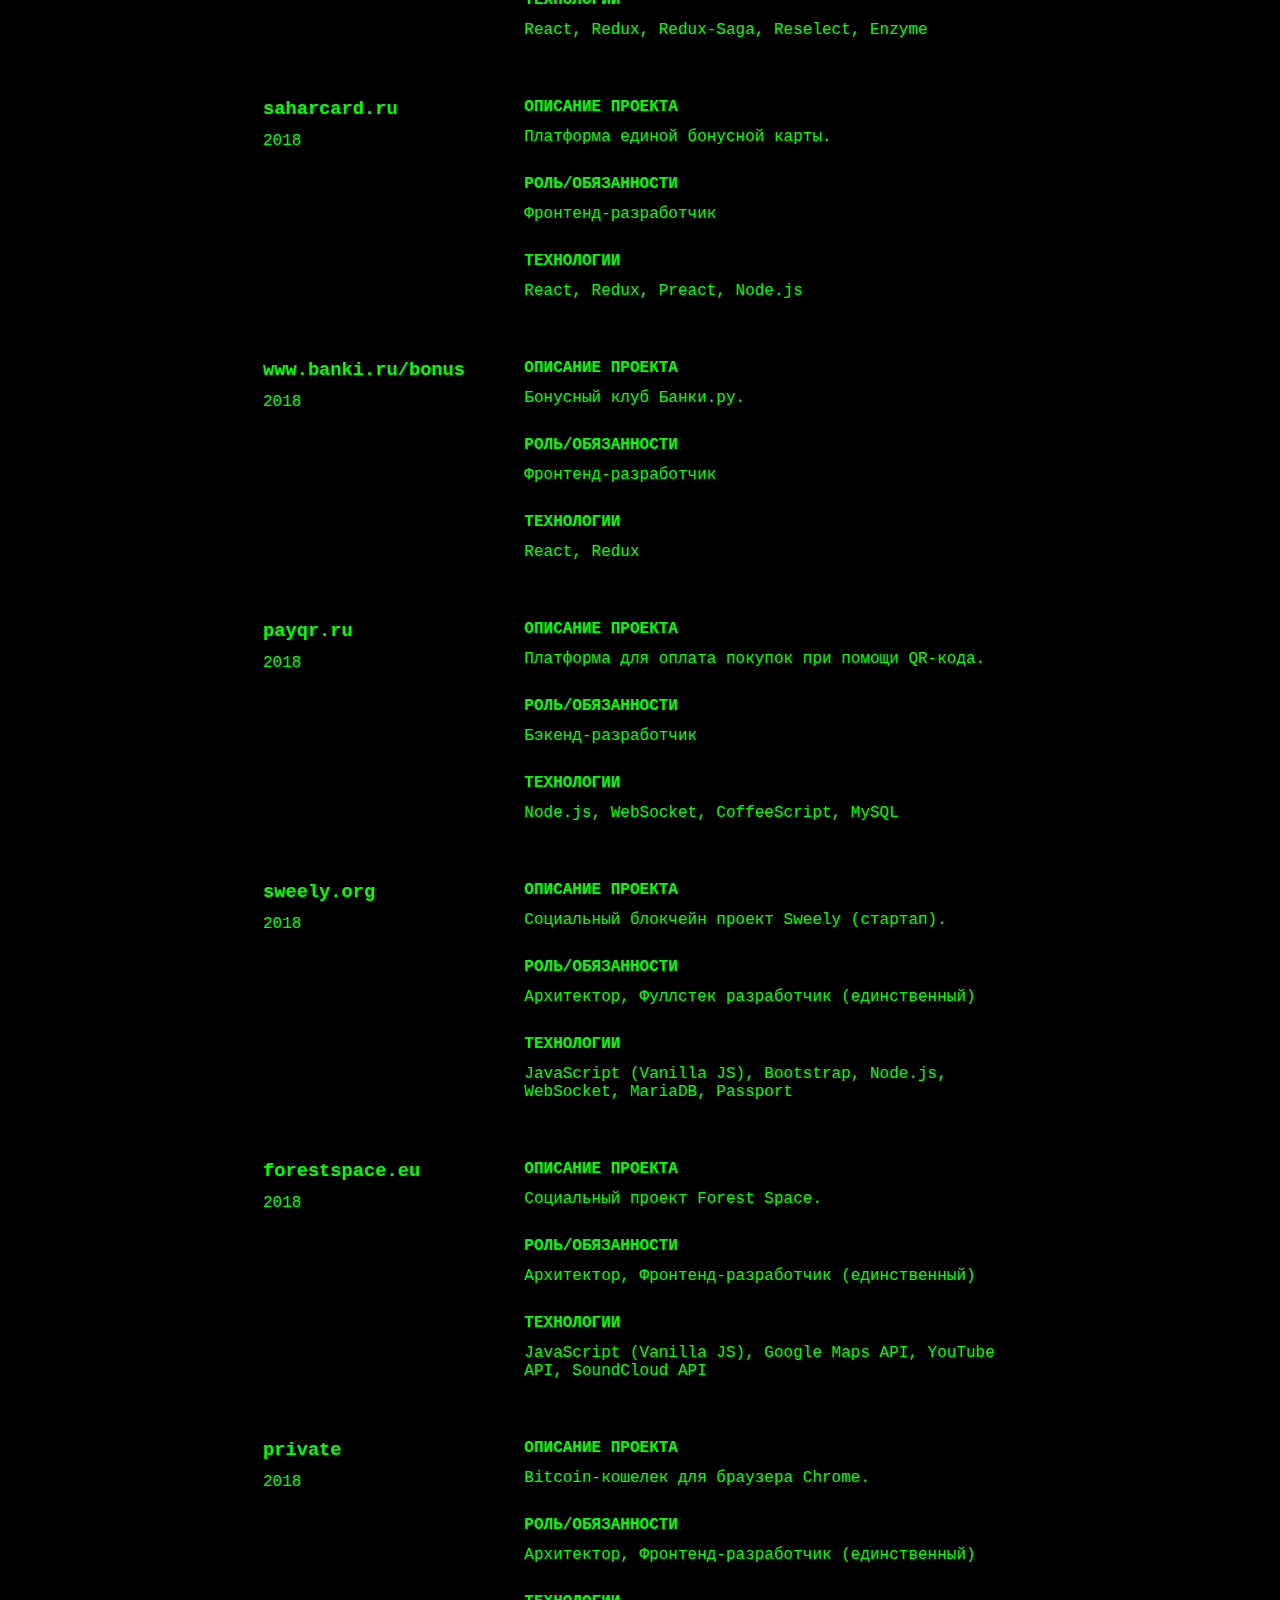
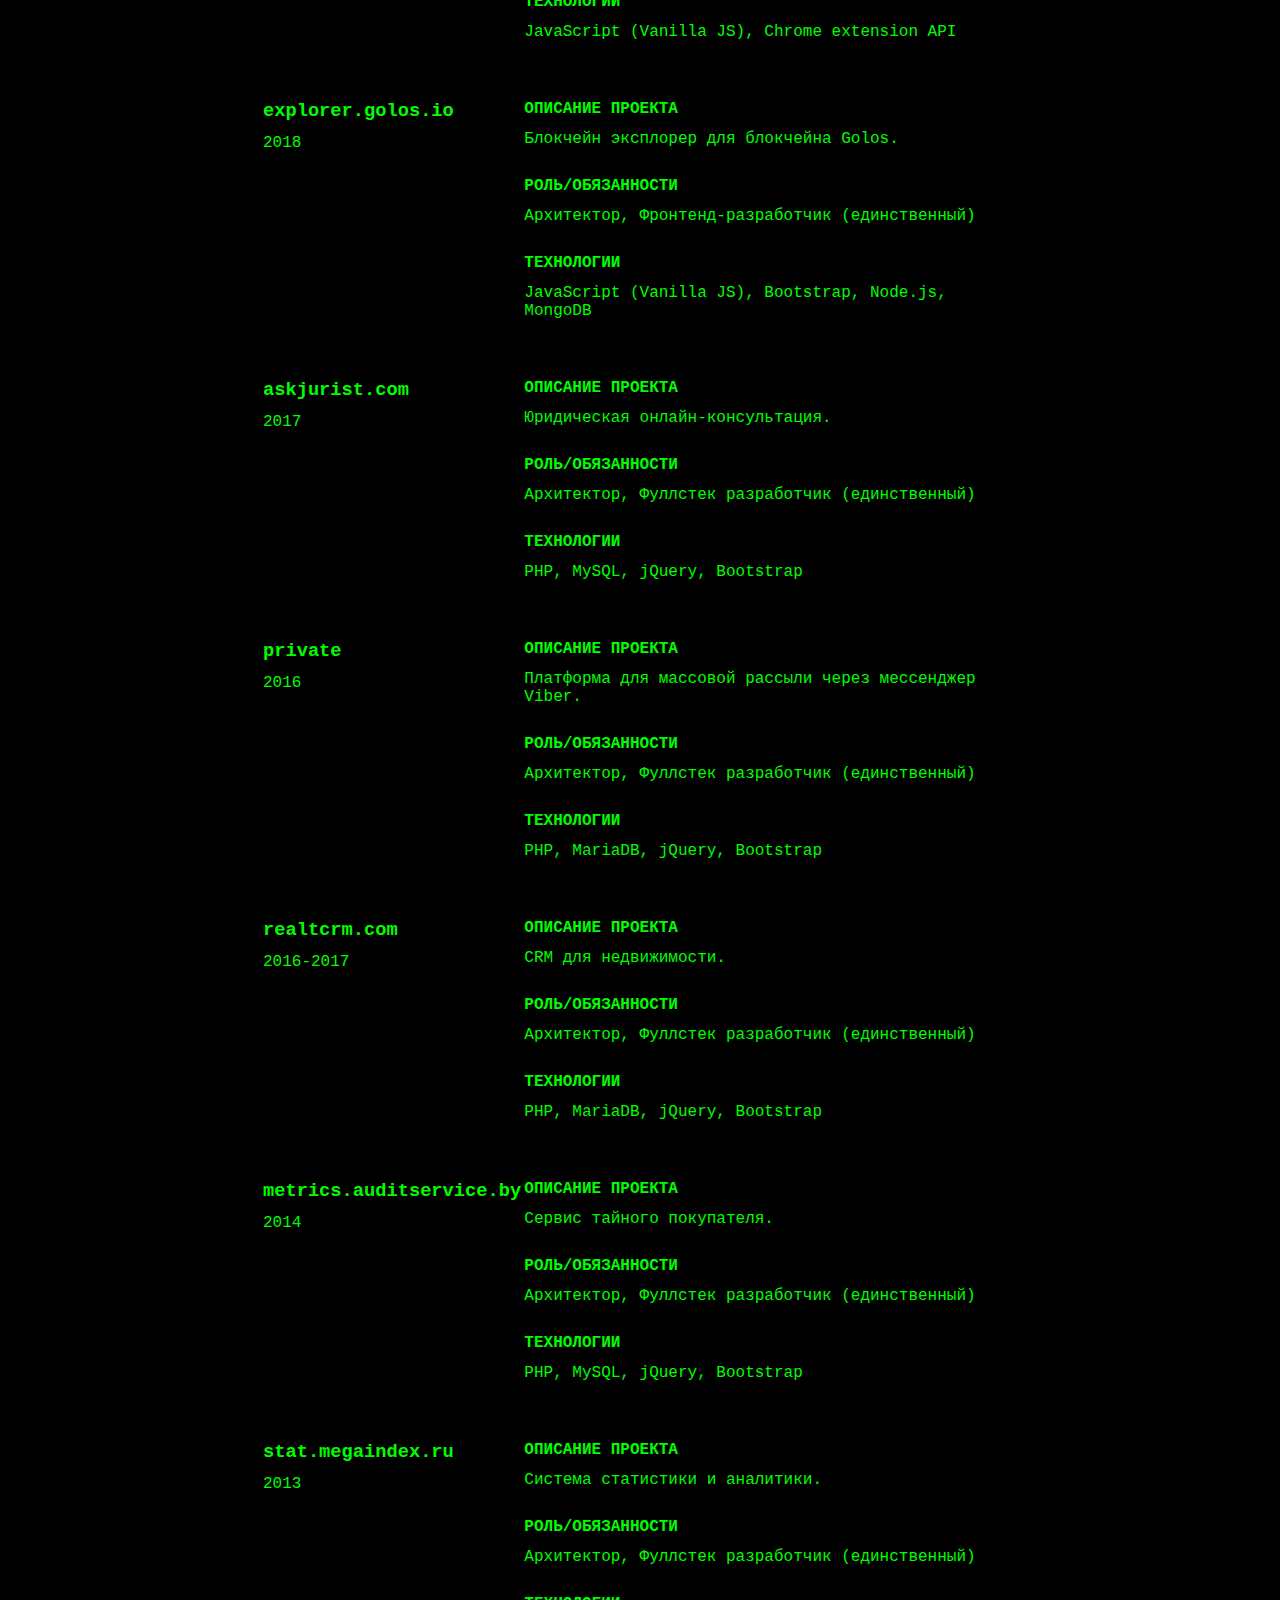
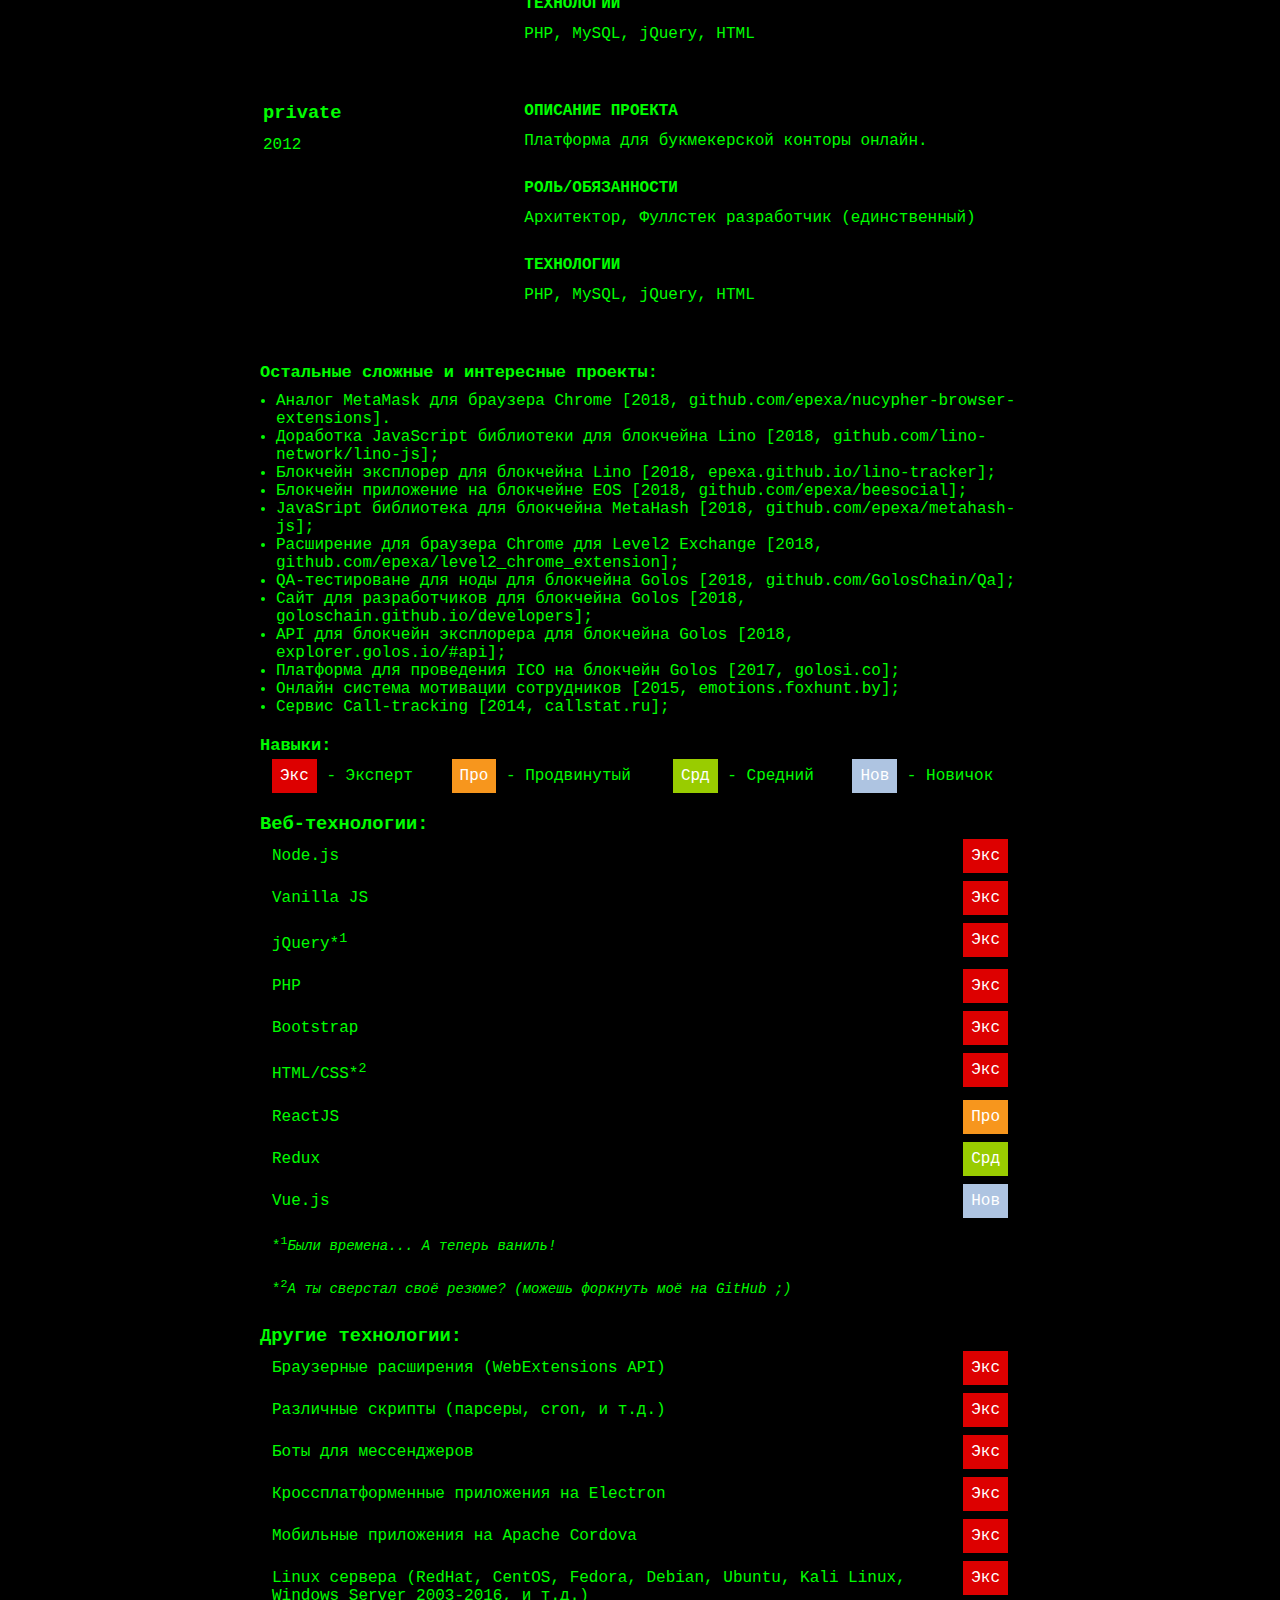
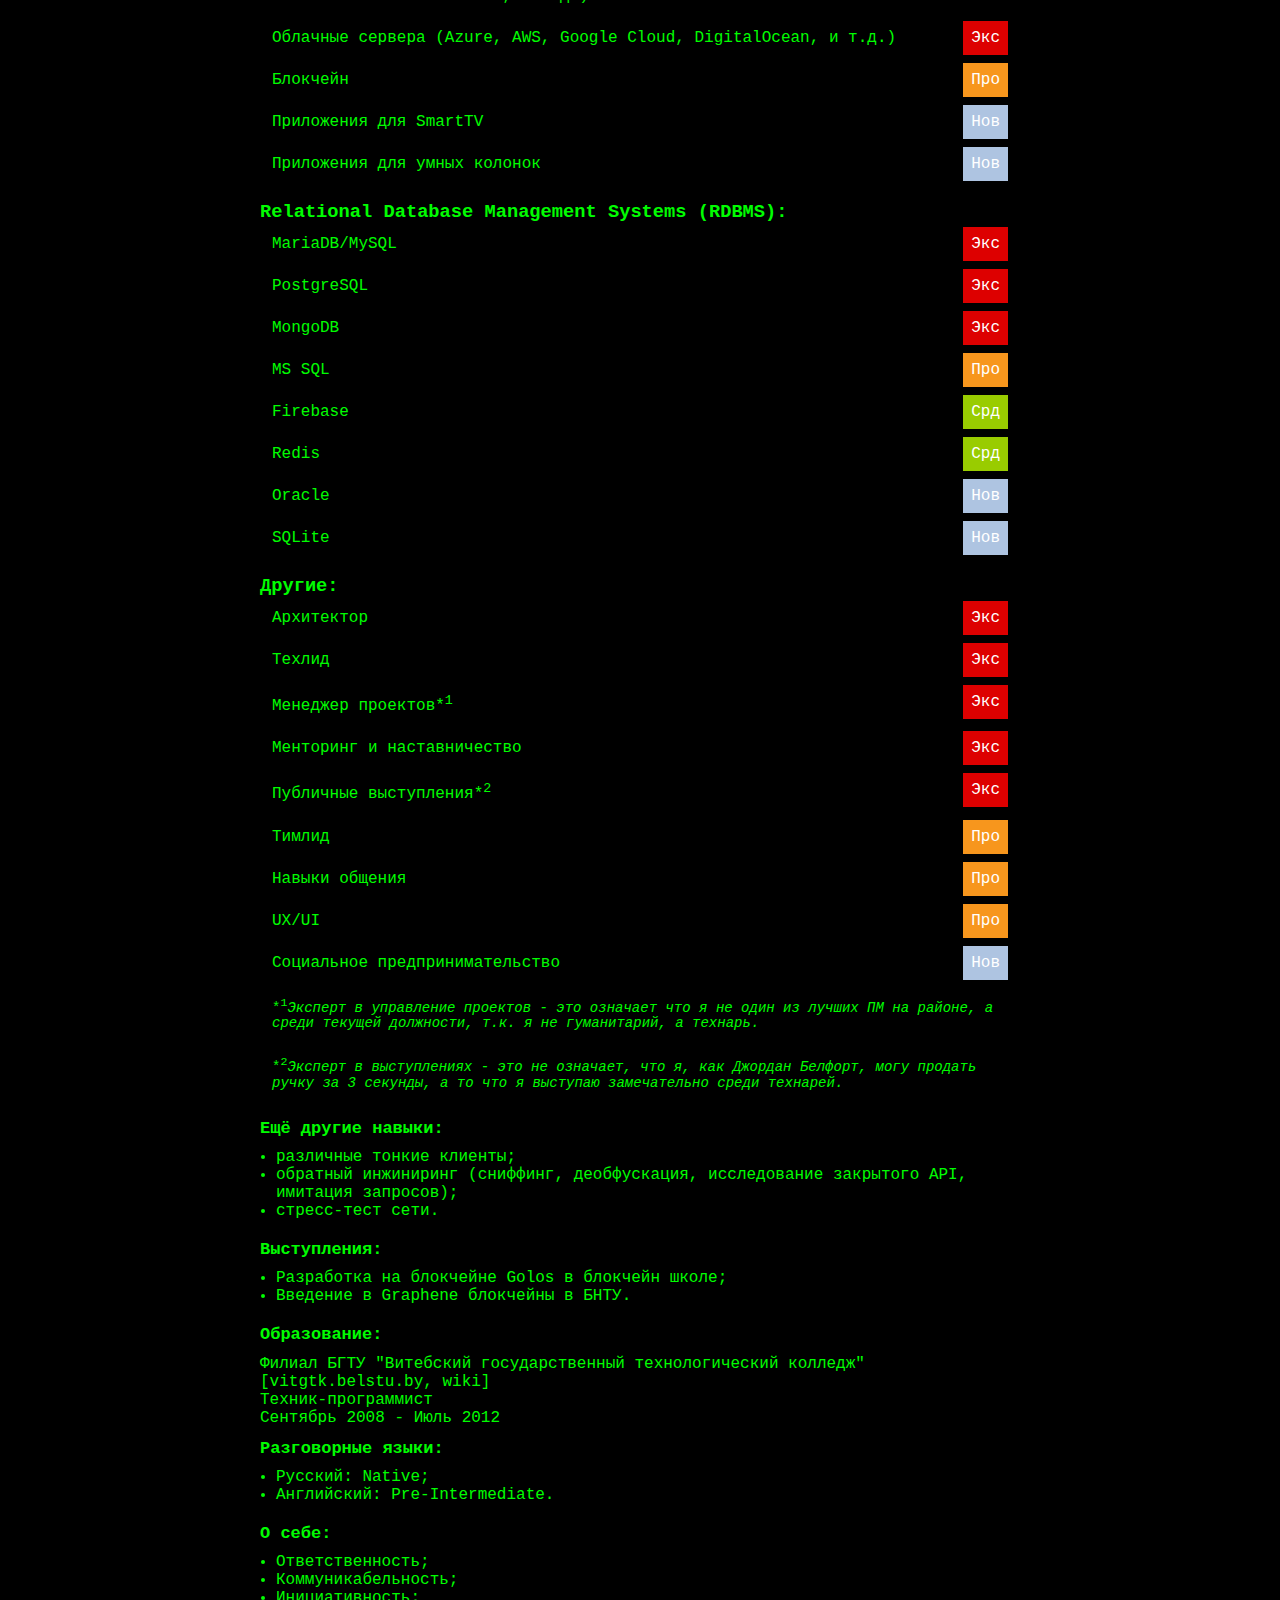
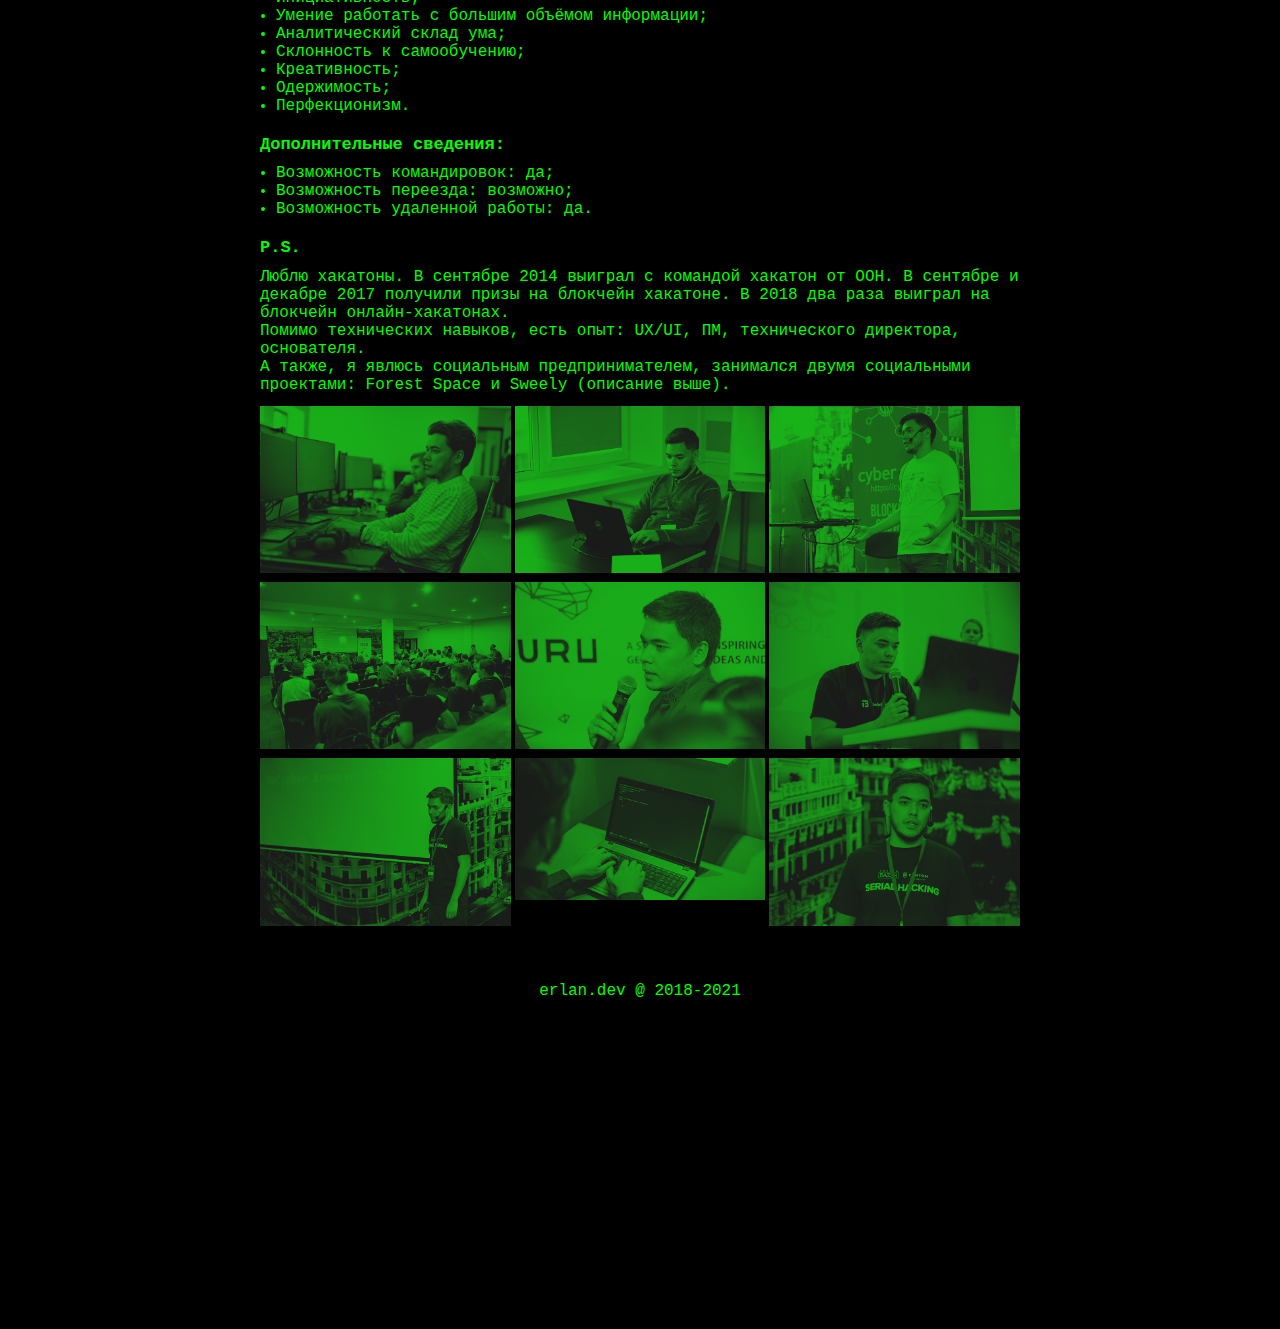
<file: cv/ru.html>
<!DOCTYPE HTML>
<html lang="ru">
	<head>
		<meta charset="utf-8">
		<meta name="viewport" content="width=device-width, initial-scale = 1.0, maximum-scale = 2.0">
		<meta name="apple-mobile-web-app-capable" content="yes">
		<meta name="HandheldFriendly" content="True">
		<meta name="apple-mobile-web-app-status-bar-style" content="black">
		<title>Ерлан Шиндаулетов</title>
		<link rel="stylesheet" type="text/css" href="custom.css?3">
		<!-- Yandex.Metrika counter --> <script type="text/javascript" > (function(m,e,t,r,i,k,a){m[i]=m[i]||function(){(m[i].a=m[i].a||[]).push(arguments)}; m[i].l=1*new Date();k=e.createElement(t),a=e.getElementsByTagName(t)[0],k.async=1,k.src=r,a.parentNode.insertBefore(k,a)}) (window, document, "script", "https://mc.yandex.ru/metrika/tag.js", "ym"); ym(51462194, "init", { clickmap:true, trackLinks:true, accurateTrackBounce:true, webvisor:true, trackHash:true }); </script> <noscript><div><img src="https://mc.yandex.ru/watch/51462194" style="position:absolute; left:-9999px;" alt="" /></div></noscript> <!-- /Yandex.Metrika counter -->
	</head>
	<body>
		<div class="container">
			<nav>
				<div class="row">
					<div class="col">
						Yerlan Shyndauletau CV
					</div>
					<div class="col">
						<a class="lang-btn" href="/cv/"><img src="img/flags/en.svg"> English</a>
					</div>
				</div>
			</nav>
			<div class="row">
				<div class="col">
					<img id="photo" src="img/avatar.jpg">
				</div>
				<div class="col">
					<h1>Ерлан Шиндаулетов</h1>
					<h2>Должность: Старший инженер-программист</h2>
					<p>Дата рождения: 26 августа 1992 (28 лет)</p>
					<p>Местонахождение: Беларусь, Минск</p>
					<p>Моб. телефон (США): <a href="tel:+13853554599">+1 (984) 355-45-59</a></p>
					<p>E-mail: <a href="mailto:hot@erlan.dev">hot@erlan.dev</a></p>
					<p>Telegram: <a target="_blank" href="https://t.me/epexa">@epexa</a></p>
					<p>Skype: <a href="skype:aldorein1992">aldorein1992</a></p>
					<p>GitHub: <a target="_blank" href="https://github.com/epexa">github.com/epexa</a></p>
					<p>LinkedIn: <a target="_blank" href="https://www.linkedin.com/in/epexa">www.linkedin.com/in/epexa</a></p>
					<p>Facebook: <a target="_blank" href="https://www.facebook.com/erlan.kotov">www.facebook.com/erlan.kotov</a></p>
				</div>
			</div>
			<div class="row">
				<div class="col">
					<h2>Опыт работы:</h2>
					<p>
						Фулл-стек разработчик
						<br>
						Easy photo book [photoalbum.me]
						<br>
						Февраль 2021 - Июль 2020 (6 месяцев)
					</p>
					<p>
						Фулл-стек разработчик
						<br>
						InWebSale [app.inwebsale.com]
						<br>
						Февраль 2020 - Январь 2021 (12 месяцев)
					</p>
					<p>
						Фулл-стек разработчик
						<br>
						Caspian Technologies [svort.io, spatium.net]
						<br>
						Сентябрь 2019 - Январь 2020 (4 месяцев)
					</p>
					<p>
						Фронтенд-разработчик
						<br>
						*instinctools [instinctools.com]
						<br>
						Февраль 2019 - Июль 2019 (6 месяцев)
					</p>
					<p>
						Инженер-программист
						<br>
						Golos Blockchain [golos.io]
						<br>
						Январь 2018 - Август 2018 (8 месяцев)
					</p>
					<p>
						Веб-инженер
						<br>
						Фриланс [www.weblancer.net, odesk.com, www.upwork.com]
						<br>
						Апрель 2014 - Январь 2018 (3 года 9 месяцев)
					</p>
					<p>
						Фулл-стек разработчик
						<br>
						ALTWeb Group [altweb-group.ru]
						<br>
						Сентябрь 2012 - Апрель 2014 (1 год 8 месяцев)
					</p>
					<h2>Самые сложные и интересные проекты:</h2>
					<div id="projects">
						<div class="row">
							<div class="col-4">
								<h3>photoalbum.me</h3>
								<p>2021</p>
							</div>
							<div class="col-8">
								<b>ОПИСАНИЕ ПРОЕКТА</b>
								<p>Печать фотоальбома из лучших фото на Facebook (по лайкам, дате, качеству).</p>
								<br>
								<b>РОЛЬ/ОБЯЗАННОСТИ</b>
								<p>Бэкенд-разработчик (единственный)</p>
								<br>
								<b>ТЕХНОЛОГИИ</b>
								<p>Node.js, Express.js, PostgreSQL, REST API, Graph API, Amazon S3, Passport, Puppeteer</p>
							</div>
						</div>
						<div class="row">
							<div class="col-4">
								<h3>app.inwebsale.com</h3>
								<p>2020</p>
							</div>
							<div class="col-8">
								<b>ОПИСАНИЕ ПРОЕКТА</b>
								<p>Стриминг видео с real-time продажей товаров. (Google начал делать аналог: <a target="_blank" href="https://bit.ly/3qm3xL2">bit.ly/3qm3xL2</a>)</p>
								<br>
								<b>РОЛЬ/ОБЯЗАННОСТИ</b>
								<p>Архитектор, Фуллстек разработчик (единственный)</p>
								<br>
								<b>ТЕХНОЛОГИИ</b>
								<p>JavaScript (Vanilla JS), Bootstrap, Node.js, Express.js, MariaDB, WebSocket, Passport</p>
							</div>
						</div>
						<div class="row">
							<div class="col-4">
								<h3>selfspot.ru</h3>
								<p>2020</p>
							</div>
							<div class="col-8">
								<b>ОПИСАНИЕ ПРОЕКТА</b>
								<p>Стриминг радио со вставкой собственной рекламы (для баров, ресторанов, парихмакерских, и т.д.).</p>
								<br>
								<b>РОЛЬ/ОБЯЗАННОСТИ</b>
								<p>Архитектор, Фуллстек разработчик (единственный)</p>
								<br>
								<b>ТЕХНОЛОГИИ</b>
								<p>JavaScript (Vanilla JS), Bootstrap, Node.js, Express.js, MariaDB, WebSocket, Passport</p>
							</div>
						</div>
						<div class="row">
							<div class="col-4">
								<h3>tripseasonmap.com</h3>
								<p>2020</p>
							</div>
							<div class="col-8">
								<b>ОПИСАНИЕ ПРОЕКТА</b>
								<p>Карта для путешественников с информацией о сезонах, ценах, и т.д. (стартап).</p>
								<br>
								<b>РОЛЬ/ОБЯЗАННОСТИ</b>
								<p>Архитектор, Фуллстек разработчик (единственный)</p>
								<br>
								<b>ТЕХНОЛОГИИ</b>
								<p>Cordova, JavaScript (Vanilla JS), Bootstrap, Node.js, Express.js, MariaDB, WebSocket, Passport</p>
							</div>
						</div>
						<div class="row">
							<div class="col-4">
								<h3>svort.io</h3>
								<p>2019</p>
							</div>
							<div class="col-8">
								<b>ОПИСАНИЕ ПРОЕКТА</b>
								<p>Нейробиометрическая система управления доступом.</p>
								<br>
								<b>РОЛЬ/ОБЯЗАННОСТИ</b>
								<p>Фуллстек разработчик</p>
								<br>
								<b>ТЕХНОЛОГИИ</b>
								<p>Node.js, Connect, PostgreSQL, REST API, Passport, JavaScript (Vanilla JS), Bootstrap, Pug</p>
							</div>
						</div>
						<div class="row">
							<div class="col-4">
								<h3>spatium.net</h3>
								<p>2019</p>
							</div>
							<div class="col-8">
								<b>ОПИСАНИЕ ПРОЕКТА</b>
								<p>Криптовалютный multisig (подтверждение на 2 из 3 устройств, например в моб. приложении или браузерном расширении) мультивалютный кошелёк.</p>
								<br>
								<b>РОЛЬ/ОБЯЗАННОСТИ</b>
								<p>Фуллстек разработчик</p>
								<br>
								<b>ТЕХНОЛОГИИ</b>
								<p>TypeScript, Node.js, Express.js, MongoDB, REST API, Redux-Saga</p>
							</div>
						</div>
						<div class="row">
							<div class="col-4">
								<h3>virtues.care (canet-nce.ca)</h3>
								<p>2019</p>
							</div>
							<div class="col-8">
								<b>ОПИСАНИЕ ПРОЕКТА</b>
								<p>Платформа которая помогает связывать пациентов с врачами и исследователями.</p>
								<br>
								<b>РОЛЬ/ОБЯЗАННОСТИ</b>
								<p>Фронтенд-разработчик</p>
								<br>
								<b>ТЕХНОЛОГИИ</b>
								<p>React, Reselect, FHIR, Enzyme, Styled Components</p>
							</div>
						</div>
						<div class="row">
							<div class="col-4">
								<h3>www.cosmo.ru/cosmoshop</h3>
								<p>2019</p>
							</div>
							<div class="col-8">
								<b>ОПИСАНИЕ ПРОЕКТА</b>
								<p>Кэшбэк от Cosmopolitan.</p>
								<br>
								<b>РОЛЬ/ОБЯЗАННОСТИ</b>
								<p>Фронтенд-разработчик</p>
								<br>
								<b>ТЕХНОЛОГИИ</b>
								<p>React, Redux, Redux-Saga, Reselect, Enzyme</p>
							</div>
						</div>
						<div class="row">
							<div class="col-4">
								<h3>saharcard.ru</h3>
								<p>2018</p>
							</div>
							<div class="col-8">
								<b>ОПИСАНИЕ ПРОЕКТА</b>
								<p>Платформа единой бонусной карты.</p>
								<br>
								<b>РОЛЬ/ОБЯЗАННОСТИ</b>
								<p>Фронтенд-разработчик</p>
								<br>
								<b>ТЕХНОЛОГИИ</b>
								<p>React, Redux, Preact, Node.js</p>
							</div>
						</div>
						<div class="row">
							<div class="col-4">
								<h3>www.banki.ru/bonus</h3>
								<p>2018</p>
							</div>
							<div class="col-8">
								<b>ОПИСАНИЕ ПРОЕКТА</b>
								<p>Бонусный клуб Банки.ру.</p>
								<br>
								<b>РОЛЬ/ОБЯЗАННОСТИ</b>
								<p>Фронтенд-разработчик</p>
								<br>
								<b>ТЕХНОЛОГИИ</b>
								<p>React, Redux</p>
							</div>
						</div>
						<div class="row">
							<div class="col-4">
								<h3>payqr.ru</h3>
								<p>2018</p>
							</div>
							<div class="col-8">
								<b>ОПИСАНИЕ ПРОЕКТА</b>
								<p>Платформа для оплата покупок при помощи QR-кода.</p>
								<br>
								<b>РОЛЬ/ОБЯЗАННОСТИ</b>
								<p>Бэкенд-разработчик</p>
								<br>
								<b>ТЕХНОЛОГИИ</b>
								<p>Node.js, WebSocket, CoffeeScript, MySQL</p>
							</div>
						</div>
						<div class="row">
							<div class="col-4">
								<h3>sweely.org</h3>
								<p>2018</p>
							</div>
							<div class="col-8">
								<b>ОПИСАНИЕ ПРОЕКТА</b>
								<p>Социальный блокчейн проект Sweely (стартап).</p>
								<br>
								<b>РОЛЬ/ОБЯЗАННОСТИ</b>
								<p>Архитектор, Фуллстек разработчик (единственный)</p>
								<br>
								<b>ТЕХНОЛОГИИ</b>
								<p>JavaScript (Vanilla JS), Bootstrap, Node.js, WebSocket, MariaDB, Passport</p>
							</div>
						</div>
						<div class="row">
							<div class="col-4">
								<h3>forestspace.eu</h3>
								<p>2018</p>
							</div>
							<div class="col-8">
								<b>ОПИСАНИЕ ПРОЕКТА</b>
								<p>Социальный проект Forest Space.</p>
								<br>
								<b>РОЛЬ/ОБЯЗАННОСТИ</b>
								<p>Архитектор, Фронтенд-разработчик (единственный)</p>
								<br>
								<b>ТЕХНОЛОГИИ</b>
								<p>JavaScript (Vanilla JS), Google Maps API, YouTube API, SoundCloud API</p>
							</div>
						</div>
						<div class="row">
							<div class="col-4">
								<h3>private</h3>
								<p>2018</p>
							</div>
							<div class="col-8">
								<b>ОПИСАНИЕ ПРОЕКТА</b>
								<p>Bitcoin-кошелек для браузера Chrome.</p>
								<br>
								<b>РОЛЬ/ОБЯЗАННОСТИ</b>
								<p>Архитектор, Фронтенд-разработчик (единственный)</p>
								<br>
								<b>ТЕХНОЛОГИИ</b>
								<p>JavaScript (Vanilla JS), Chrome extension API</p>
							</div>
						</div>
						<div class="row">
							<div class="col-4">
								<h3>explorer.golos.io</h3>
								<p>2018</p>
							</div>
							<div class="col-8">
								<b>ОПИСАНИЕ ПРОЕКТА</b>
								<p>Блокчейн эксплорер для блокчейна Golos.</p>
								<br>
								<b>РОЛЬ/ОБЯЗАННОСТИ</b>
								<p>Архитектор, Фронтенд-разработчик (единственный)</p>
								<br>
								<b>ТЕХНОЛОГИИ</b>
								<p>JavaScript (Vanilla JS), Bootstrap, Node.js, MongoDB</p>
							</div>
						</div>
						<div class="row">
							<div class="col-4">
								<h3>askjurist.com</h3>
								<p>2017</p>
							</div>
							<div class="col-8">
								<b>ОПИСАНИЕ ПРОЕКТА</b>
								<p>Юридическая онлайн-консультация.</p>
								<br>
								<b>РОЛЬ/ОБЯЗАННОСТИ</b>
								<p>Архитектор, Фуллстек разработчик (единственный)</p>
								<br>
								<b>ТЕХНОЛОГИИ</b>
								<p>PHP, MySQL, jQuery, Bootstrap</p>
							</div>
						</div>
						<div class="row">
							<div class="col-4">
								<h3>private</h3>
								<p>2016</p>
							</div>
							<div class="col-8">
								<b>ОПИСАНИЕ ПРОЕКТА</b>
								<p>Платформа для массовой рассыли через мессенджер Viber.</p>
								<br>
								<b>РОЛЬ/ОБЯЗАННОСТИ</b>
								<p>Архитектор, Фуллстек разработчик (единственный)</p>
								<br>
								<b>ТЕХНОЛОГИИ</b>
								<p>PHP, MariaDB, jQuery, Bootstrap</p>
							</div>
						</div>
						<div class="row">
							<div class="col-4">
								<h3>realtcrm.com</h3>
								<p>2016-2017</p>
							</div>
							<div class="col-8">
								<b>ОПИСАНИЕ ПРОЕКТА</b>
								<p>CRM для недвижимости.</p>
								<br>
								<b>РОЛЬ/ОБЯЗАННОСТИ</b>
								<p>Архитектор, Фуллстек разработчик (единственный)</p>
								<br>
								<b>ТЕХНОЛОГИИ</b>
								<p>PHP, MariaDB, jQuery, Bootstrap</p>
							</div>
						</div>
						<div class="row">
							<div class="col-4">
								<h3>metrics.auditservice.by</h3>
								<p>2014</p>
							</div>
							<div class="col-8">
								<b>ОПИСАНИЕ ПРОЕКТА</b>
								<p>Сервис тайного покупателя.</p>
								<br>
								<b>РОЛЬ/ОБЯЗАННОСТИ</b>
								<p>Архитектор, Фуллстек разработчик (единственный)</p>
								<br>
								<b>ТЕХНОЛОГИИ</b>
								<p>PHP, MySQL, jQuery, Bootstrap</p>
							</div>
						</div>
						<div class="row">
							<div class="col-4">
								<h3>stat.megaindex.ru</h3>
								<p>2013</p>
							</div>
							<div class="col-8">
								<b>ОПИСАНИЕ ПРОЕКТА</b>
								<p>Система статистики и аналитики.</p>
								<br>
								<b>РОЛЬ/ОБЯЗАННОСТИ</b>
								<p>Архитектор, Фуллстек разработчик (единственный)</p>
								<br>
								<b>ТЕХНОЛОГИИ</b>
								<p>PHP, MySQL, jQuery, HTML</p>
							</div>
						</div>
						<div class="row">
							<div class="col-4">
								<h3>private</h3>
								<p>2012</p>
							</div>
							<div class="col-8">
								<b>ОПИСАНИЕ ПРОЕКТА</b>
								<p>Платформа для букмекерской конторы онлайн.</p>
								<br>
								<b>РОЛЬ/ОБЯЗАННОСТИ</b>
								<p>Архитектор, Фуллстек разработчик (единственный)</p>
								<br>
								<b>ТЕХНОЛОГИИ</b>
								<p>PHP, MySQL, jQuery, HTML</p>
							</div>
						</div>
					</div>
					<h2>Остальные сложные и интересные проекты:</h2>
					<ul>
						<li>Аналог MetaMask для браузера Chrome [2018, github.com/epexa/nucypher-browser-extensions].</li>
						<li>Доработка JavaScript библиотеки для блокчейна Lino [2018, github.com/lino-network/lino-js];</li>
						<li>Блокчейн эксплорер для блокчейна Lino [2018, epexa.github.io/lino-tracker];</li>
						<li>Блокчейн приложение на блокчейне EOS [2018, github.com/epexa/beesocial];</li>
						<li>JavaSript библиотека для блокчейна MetaHash [2018, github.com/epexa/metahash-js];</li>
						<li>Расширение для браузера Chrome для Level2 Exchange [2018, github.com/epexa/level2_chrome_extension];</li>
						<li>QA-тестироване для ноды для блокчейна Golos [2018, github.com/GolosChain/Qa];</li>
						<li>Сайт для разработчиков для блокчейна Golos [2018, goloschain.github.io/developers];</li>
						<li>API для блокчейн эксплорера для блокчейна Golos [2018, explorer.golos.io/#api];</li>
						<li>Платформа для проведения ICO на блокчейн Golos [2017, golosi.co];</li>
						<li>Онлайн система мотивации сотрудников [2015, emotions.foxhunt.by];</li>
						<li>Сервис Call-tracking [2014, callstat.ru];</li>
					</ul>
					<h2>Навыки:</h2>
					<table id="skills-labels">
						<tbody>
							<tr>
								<td><span class="exp">Экс</span> - Эксперт</td>
								<td><span class="adv">Про</span> - Продвинутый</td>
								<td><span class="int">Срд</span> - Средний</td>
								<td><span class="nov">Нов</span> - Новичок</td>
							</tr>
						</tbody>
					</table>
					<h3>Веб-технологии:</h3>
					<table>
						<tbody>
							<tr>
								<td>Node.js</td>
								<td><span class="exp">Экс</span></td>
							</tr>
							<tr>
								<td>Vanilla JS</td>
								<td><span class="exp">Экс</span></td>
							</tr>
							<tr>
								<td>jQuery*<sup>1</sup></td>
								<td><span class="exp">Экс</span></td>
							</tr>
							<tr>
								<td>PHP</td>
								<td><span class="exp">Экс</span></td>
							</tr>
							<tr>
								<td>Bootstrap</td>
								<td><span class="exp">Экс</span></td>
							</tr>
							<tr>
								<td>HTML/CSS*<sup>2</sup></td>
								<td><span class="exp">Экс</span></td>
							</tr>
							<tr>
								<td>ReactJS</td>
								<td><span class="adv">Про</span></td>
							</tr>
							<tr>
								<td>Redux</td>
								<td><span class="int">Срд</span></td>
							</tr>
							<tr>
								<td>Vue.js</td>
								<td><span class="nov">Нов</span></td>
							</tr>
							<tr class="sup">
								<td colspan="2">*<sup>1</sup><em>Были времена... А теперь <a target="_blank" href="https://habr.com/ru/post/150594/">ваниль</a>!</em></td>
							</tr>
							<tr class="sup">
								<td colspan="2">*<sup>2</sup><em>А ты сверстал своё резюме? (можешь форкнуть моё на <a target="_blank" href="https://github.com/epexa/erlan.dev">GitHub</a> ;)</em></td>
							</tr>
						</tbody>
					</table>
					<h3>Другие технологии:</h3>
					<table>
						<tbody>
							<tr>
								<td>Браузерные расширения (WebExtensions API)</td>
								<td><span class="exp">Экс</span></td>
							</tr>
							<tr>
								<td>Различные скрипты (парсеры, cron, и т.д.)</td>
								<td><span class="exp">Экс</span></td>
							</tr>
							<tr>
								<td>Боты для мессенджеров</td>
								<td><span class="exp">Экс</span></td>
							</tr>
							<tr>
								<td>Кроссплатформенные приложения на Electron</td>
								<td><span class="exp">Экс</span></td>
							</tr>
							<tr>
								<td>Мобильные приложения на Apache Cordova</td>
								<td><span class="exp">Экс</span></td>
							</tr>
							<tr>
								<td>Linux сервера (RedHat, CentOS, Fedora, Debian, Ubuntu, Kali Linux, Windows Server 2003-2016, и т.д.)</td>
								<td><span class="exp">Экс</span></td>
							</tr>
							<tr>
								<td>Облачные сервера (Azure, AWS, Google Cloud, DigitalOcean, и т.д.)</td>
								<td><span class="exp">Экс</span></td>
							</tr>
							<tr>
								<td>Блокчейн</td>
								<td><span class="adv">Про</span></td>
							</tr>
							<tr>
								<td>Приложения для SmartTV</td>
								<td><span class="nov">Нов</span></td>
							</tr>
							<tr>
								<td>Приложения для умных колонок</td>
								<td><span class="nov">Нов</span></td>
							</tr>
						</tbody>
					</table>
					<h3>Relational Database Management Systems (RDBMS):</h3>
					<table>
						<tbody>
							<tr>
								<td>MariaDB/MySQL</td>
								<td><span class="exp">Экс</span></td>
							</tr>
							<tr>
								<td>PostgreSQL</td>
								<td><span class="exp">Экс</span></td>
							</tr>
							<tr>
								<td>MongoDB</td>
								<td><span class="exp">Экс</span></td>
							</tr>
							<tr>
								<td>MS SQL</td>
								<td><span class="adv">Про</span></td>
							</tr>
							<tr>
								<td>Firebase</td>
								<td><span class="int">Срд</span></td>
							</tr>
							<tr>
								<td>Redis</td>
								<td><span class="int">Срд</span></td>
							</tr>
							<tr>
								<td>Oracle</td>
								<td><span class="nov">Нов</span></td>
							</tr>
							<tr>
								<td>SQLite</td>
								<td><span class="nov">Нов</span></td>
							</tr>
						</tbody>
					</table>
					<h3>Другие:</h3>
					<table>
						<tbody>
							<tr>
								<td>Архитектор</td>
								<td><span class="exp">Экс</span></td>
							</tr>
							<tr>
								<td>Техлид</td>
								<td><span class="exp">Экс</span></td>
							</tr>
							<tr>
								<td>Менеджер проектов*<sup>1</sup></td>
								<td><span class="exp">Экс</span></td>
							</tr>
							<tr>
								<td>Менторинг и наставничество</td>
								<td><span class="exp">Экс</span></td>
							</tr>
							<tr>
								<td>Публичные выступления*<sup>2</sup></td>
								<td><span class="exp">Экс</span></td>
							</tr>
							<tr>
								<td>Тимлид</td>
								<td><span class="adv">Про</span></td>
							</tr>
							<tr>
								<td>Навыки общения</td>
								<td><span class="adv">Про</span></td>
							</tr>
							<tr>
								<td>UX/UI</td>
								<td><span class="adv">Про</span></td>
							</tr>
							<tr>
								<td>Социальное предпринимательство</td>
								<td><span class="nov">Нов</span></td>
							</tr>
							<tr class="sup">
								<td colspan="2">*<sup>1</sup><em>Эксперт в управление проектов - это означает что я не один из лучших ПМ на районе, а среди текущей должности, т.к. я не гуманитарий, а технарь.</em></td>
							</tr>
							<tr class="sup">
								<td colspan="2">*<sup>2</sup><em>Эксперт в выступлениях - это не означает, что я, как Джордан Белфорт, могу продать ручку за 3 секунды, а то что я выступаю замечательно среди технарей.</em></td>
							</tr>
						</tbody>
					</table>
					<h2>Ещё другие навыки:</h2>
					<ul>
						<li>различные тонкие клиенты;</li>
						<li>обратный инжиниринг (сниффинг, деобфускация, исследование закрытого API, имитация запросов);</li>
						<li>стресс-тест сети.</li>
					</ul>
					<h2>Выступления:</h2>
					<ul>
						<li><a target="_blank" href="https://www.youtube.com/watch?v=om-MwCbBBhw">Разработка на блокчейне Golos в блокчейн школе;</a></li>
						<li><a target="_blank" href="https://www.youtube.com/watch?v=YK7wG6BbMEA">Введение в Graphene блокчейны в БНТУ.</a></li>
					</ul>
					<h2>Образование:</h2>
					<p>
						Филиал БГТУ "Витебский государственный технологический колледж" [vitgtk.belstu.by, <a target="_blank" href="https://ru.wikipedia.org/wiki/%D0%92%D0%B8%D1%82%D0%B5%D0%B1%D1%81%D0%BA%D0%B8%D0%B9_%D0%B3%D0%BE%D1%81%D1%83%D0%B4%D0%B0%D1%80%D1%81%D1%82%D0%B2%D0%B5%D0%BD%D0%BD%D1%8B%D0%B9_%D1%82%D0%B5%D1%85%D0%BD%D0%BE%D0%BB%D0%BE%D0%B3%D0%B8%D1%87%D0%B5%D1%81%D0%BA%D0%B8%D0%B9_%D0%BA%D0%BE%D0%BB%D0%BB%D0%B5%D0%B4%D0%B6">wiki</a>]
						<br>
						Техник-программист
						<br>
						Сентябрь 2008 - Июль 2012
					</p>
					<h2>Разговорные языки:</h2>
					<ul>
						<li>Русский: Native;</li>
						<li>Английский: Pre-Intermediate.</li>
					</ul>
					<h2>О себе:</h2>
					<ul>
						<li>Ответственность;</li>
						<li>Коммуникабельность;</li>
						<li>Инициативность;</li>
						<li>Умение работать с большим объёмом информации;</li>
						<li>Аналитический склад ума;</li>
						<li>Склонность к самообучению;</li>
						<li>Креативность;</li>
						<li>Одержимость;</li>
						<li>Перфекционизм.</li>
					</ul>
					<h2>Дополнительные сведения:</h2>
					<ul>
						<li>Возможность командировок: да;</li>
						<li>Возможность переезда: возможно;</li>
						<li>Возможность удаленной работы: да.</li>
					</ul>
					<h2>P.S.</h2>
					<p>
						Люблю хакатоны. В сентябре 2014 выиграл с командой хакатон от ООН. В сентябре и декабре 2017 получили призы на блокчейн хакатоне. В 2018 два раза выиграл на блокчейн онлайн-хакатонах.
						<br>
						Помимо технических навыков, есть опыт: UX/UI, ПМ, технического директора, основателя.
						<br>
						А также, я явлюсь социальным предпринимателем, занимался двумя социальными проектами: Forest Space и Sweely (описание выше).
					</p>
					<div class="row g-md-1" id="gallery-container">
						<div class="col-md-4">
							<a target="_blank" href="img/photo9.jpg"><img src="img/photo9.jpg"></a>
						</div>
						<div class="col-md-4">
							<a target="_blank" href="img/photo.jpg"><img src="img/photo.jpg"></a>
						</div>
						<div class="col-md-4">
							<a target="_blank" href="img/photo2.jpg"><img src="img/photo2.jpg"></a>
						</div>
						<div class="col-md-4">
							<a target="_blank" href="img/photo3.jpg"><img src="img/photo3.jpg"></a>
						</div>
						<div class="col-md-4">
							<a target="_blank" href="img/photo5.jpg"><img src="img/photo5.jpg"></a>
						</div>
						<div class="col-md-4">
							<a target="_blank" href="img/photo6.jpg"><img src="img/photo6.jpg"></a>
						</div>
						<div class="col-md-4">
							<a target="_blank" href="img/photo7.jpg"><img src="img/photo7.jpg"></a>
						</div>
						<div class="col-md-4">
							<a target="_blank" href="img/photo4.jpg"><img src="img/photo4.jpg"></a>
						</div>
						<div class="col-md-4">
							<a target="_blank" href="img/photo8.jpg"><img src="img/photo8.jpg"></a>
						</div>
					</div>
				</div>
			</div>
		</div>
		<footer class="footer">
			<a href="https://github.com/epexa/erlan.dev">erlan.dev</a> @ 2018-2021
		</footer>
		<script defer async src="bigpicture.min.js"></script>
		<script defer src="app.js"></script>
	</body>
</html>
</file>
<file: cv/custom.css>
* {
  padding: 0;
  margin: 0;
}

*, *::before, *::after {
  -webkit-box-sizing: border-box;
  box-sizing: border-box;
}

html {
  position: relative;
}

body {
  background: #000;
  color: #00fd00;
  font-family: Consolas, monaco, monospace;
  margin-bottom: 60px;
}

.container {
  -webkit-box-sizing: content-box;
  box-sizing: content-box;
  display: block;
  /* margin-top: 40px; */
  padding: 30px;

  width: 100%;
  padding-right: var(--bs-gutter-x, 0.75rem);
  padding-left: var(--bs-gutter-x, 0.75rem);
  margin-right: auto;
  margin-left: auto;
}

@media (min-width: 1200px) {
  .container {
     /* max-width: 1140px; */
     max-width: 760px;
  }
}

.row {
  --bs-gutter-x: 1.5rem;
  --bs-gutter-y: 0;
  display: flex;
  flex-wrap: wrap;
  margin-top: calc(var(--bs-gutter-y) * -1);
  margin-right: calc(var(--bs-gutter-x) * -.5);
  margin-left: calc(var(--bs-gutter-x) * -.5);
}
.row > * {
  flex-shrink: 0;
  width: 100%;
  max-width: 100%;
  padding-right: calc(var(--bs-gutter-x) * .5);
  padding-left: calc(var(--bs-gutter-x) * .5);
  margin-top: var(--bs-gutter-y);
}

.col {
  flex: 1 0 0%;
}

footer {
  position: absolute;
  bottom: 0;
  width: 100%;
  height: 60px;
  line-height: 60px;
  text-align: center;
}



h1 {
  font-size: 34px;
  margin-bottom: 4px;
}

h2 {
  font-size: 17px;
}

p {
  margin: 11.5px 0;
}

a {
  color: #00fd00;
  text-decoration: none;
}

a:hover {
  text-decoration: underline;
}

a:visited {
  color: #00fd00;
}

img {
  -webkit-filter: grayscale(100%) brightness(40%) sepia(100%) hue-rotate(50deg) saturate(1000%) contrast(0.8);
  filter: grayscale(100%) brightness(40%) sepia(100%) hue-rotate(50deg) saturate(1000%) contrast(0.8);
  transition: 1s;
  max-width: 100%;
}
img:hover {
  filter: none;
}

ul {
  margin: 10px 0 20px 16px;
}

.col h1 {
  margin-top: -10px;
}

#photo {
  height: 356px;
  width: auto;
}

nav {
  font-size: 24px;
  margin-bottom: 30px;
}

nav a {
  text-transform: uppercase;
}

nav a:hover {
  text-decoration: none;
}

nav a:hover img {
  filter: none;
}

.lang-btn {
  float: right;
}

.lang-btn img {
  height: 15px;
  width: 25px;
  border: 1px solid #fdd54c;
  vertical-align: middle;
  margin-top: -4px;
}

.col-4, .col-8 {
  position: relative;
  width: 100%;
  min-height: 1px;
  padding-right: 15px;
  padding-left: 15px;
}

.col-4 {
  -webkit-box-flex: 0;
  -ms-flex: 0 0 33.3333333333%;
  flex: 0 0 33.3333333333%;
  max-width: 33.3333333333%;
}

.col-8 {
  -webkit-box-flex: 0;
  -ms-flex: 0 0 66.6666666667%;
  flex: 0 0 66.6666666667%;
  max-width: 66.6666666667%;
}

#projects {
  margin-top: 1rem;
}

#projects .row {
  margin-bottom: 3rem;
}

table {
  width: 100%;
  margin-bottom: 1rem;
  border-collapse: collapse;
}
table tr.sup {
  font-size: 14px;
}
table td {
  padding: .75rem;
  vertical-align: top;
}
table tr:hover {
  color: #fff;
  background-color: rgba(255,255,255,.075);
}
table tr td:nth-child(2) {
  text-align: right;
}

.exp, .adv, .int, .nov {
  color: #fff;
  padding: 0.5rem;
}
.exp {
  background: #dd0000;
}
.adv {
  background: #f7961d;
}
.int {
  background: #9c0;
}
.nov {
  background: #aec4e1;
}

#skills-labels td {
  text-align: left;
}

@media (min-width: 768px) {
  .col-md-4 {
    flex: 0 0 auto;
    width: 33.33333333%;
  }

  .g-md-1 {
    --bs-gutter-x: 0.25rem;
  }

  .g-md-1 {
    --bs-gutter-y: 0.25rem;
  }
}
</file>
